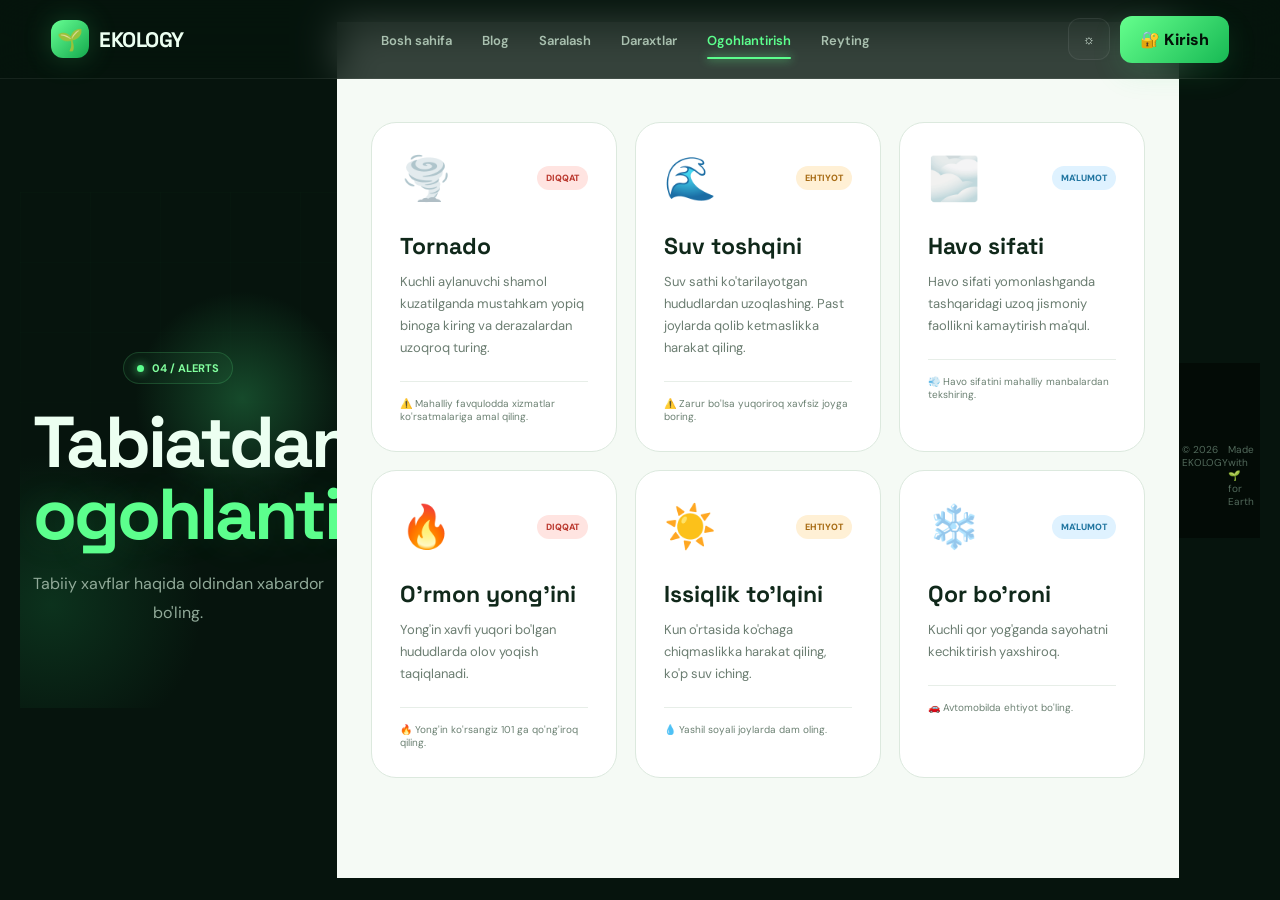
<file: alerts.html>
<!DOCTYPE html>
<html lang="uz">
<head>
<meta charset="UTF-8">
<meta name="viewport" content="width=device-width, initial-scale=1.0">
<title>Ogohlantirishlar — EKOLOGY</title>
<link rel="stylesheet" href="style.css">
<link rel="stylesheet" href="auth.css">
<style>
.alert-section{ background:#f5faf5; color:#10281a; }
.alert-grid{ display:grid; grid-template-columns:repeat(3,1fr); gap:18px; }
.alert-card{
  min-height:260px; padding:28px;
  border-radius:25px; background:#fff;
  border:1px solid #dce9de; transition:.4s;
}
.alert-card:hover{ transform:translateY(-8px); box-shadow:0 20px 50px #214c2a14; }
.alert-top{ display:flex; justify-content:space-between; align-items:center; margin-bottom:25px; }
.alert-icon{ font-size:42px; }
.status{ font-size:9px; padding:6px 9px; border-radius:30px; font-weight:800; }
.red{ background:#ffe4e1; color:#bb392f; }
.orange{ background:#fff0d5; color:#a86c15; }
.blue{ background:#dff2ff; color:#2075a0; }
.alert-card h3{ font-family:"Space Grotesk"; font-size:23px; margin-bottom:10px; }
.alert-card p{ color:#6b7d71; font-size:13px; line-height:1.7; }
.alert-footer{ margin-top:22px; padding-top:15px; border-top:1px solid #e7eee8; color:#6c8173; font-size:10px; }
@media(max-width:900px){ .alert-grid{ grid-template-columns:1fr; } }
</style>
</head>
<body>

<header>
  <div class="container nav">
    <a href="index.html" class="logo">
      <div class="logo-icon">🌱</div>
      EKOLOGY
    </a>
    <ul class="nav-links">
      <li><a href="index.html">Bosh sahifa</a></li>
      <li><a href="blog.html">Blog</a></li>
      <li><a href="sorting.html">Saralash</a></li>
      <li><a href="trees.html">Daraxtlar</a></li>
      <li><a href="alerts.html">Ogohlantirish</a></li>
      <li><a href="leaderboard.html">Reyting</a></li>
    </ul>
    <div class="nav-right">
      <button class="icon-btn" id="themeBtn">☼</button>
      <div id="userMenu" style="display:none;position:relative;">
        <button class="icon-btn" id="userBtn" style="display:flex;align-items:center;gap:8px;padding:0 14px;width:auto;">
          <span id="userAvatar" style="width:28px;height:28px;border-radius:50%;background:linear-gradient(135deg,#18b957,#5cff8d);display:grid;place-items:center;color:#031108;font-weight:800;font-size:13px;">U</span>
          <span id="userName" style="font-size:13px;font-weight:600;">Foydalanuvchi</span>
        </button>
        <div id="userDropdown" style="display:none;position:absolute;top:55px;right:0;background:#0d2819;border:1px solid #ffffff12;border-radius:14px;padding:10px;min-width:220px;box-shadow:0 20px 50px #0008;z-index:100;">
          <div style="padding:10px 15px;border-bottom:1px solid #ffffff0d;margin-bottom:5px;">
            <div style="font-size:13px;font-weight:700;" id="dropdownName">Foydalanuvchi</div>
            <div style="font-size:11px;color:#718a79;" id="dropdownEmail">email@example.com</div>
          </div>
          <a href="trees.html" class="dropdown-item">🌳 Daraxt ekish</a>
          <a href="leaderboard.html" class="dropdown-item">🏆 Reyting</a>
          <a href="blog.html" class="dropdown-item">📖 Blog</a>
          <div style="height:1px;background:#ffffff0d;margin:5px 0;"></div>
          <button id="logoutBtn" class="dropdown-logout">🚪 Chiqish</button>
        </div>
      </div>
      <a href="login.html" class="primary" id="loginLink" style="text-decoration:none;display:inline-block;">🔐 Kirish</a>
      <button class="menu-toggle" id="menuToggle">☰</button>
    </div>
  </div>
</header>

<section class="page-hero">
  <div class="grid-bg"></div>
  <div class="container page-hero-content">
    <div class="badge"><i></i>04 / ALERTS</div>
    <h1>Tabiatdan <span>ogohlantirish</span></h1>
    <p>Tabiiy xavflar haqida oldindan xabardor bo'ling.</p>
  </div>
</section>

<section class="section alert-section">
  <div class="container">
    <div class="alert-grid">
      <article class="alert-card reveal">
        <div class="alert-top">
          <div class="alert-icon">🌪️</div>
          <span class="status red">DIQQAT</span>
        </div>
        <h3>Tornado</h3>
        <p>Kuchli aylanuvchi shamol kuzatilganda mustahkam yopiq binoga kiring va derazalardan uzoqroq turing.</p>
        <div class="alert-footer">⚠️ Mahalliy favqulodda xizmatlar ko'rsatmalariga amal qiling.</div>
      </article>

      <article class="alert-card reveal">
        <div class="alert-top">
          <div class="alert-icon">🌊</div>
          <span class="status orange">EHTIYOT</span>
        </div>
        <h3>Suv toshqini</h3>
        <p>Suv sathi ko'tarilayotgan hududlardan uzoqlashing. Past joylarda qolib ketmaslikka harakat qiling.</p>
        <div class="alert-footer">⚠️ Zarur bo'lsa yuqoriroq xavfsiz joyga boring.</div>
      </article>

      <article class="alert-card reveal">
        <div class="alert-top">
          <div class="alert-icon">🌫️</div>
          <span class="status blue">MA'LUMOT</span>
        </div>
        <h3>Havo sifati</h3>
        <p>Havo sifati yomonlashganda tashqaridagi uzoq jismoniy faollikni kamaytirish ma'qul.</p>
        <div class="alert-footer">💨 Havo sifatini mahalliy manbalardan tekshiring.</div>
      </article>

      <article class="alert-card reveal">
        <div class="alert-top">
          <div class="alert-icon">🔥</div>
          <span class="status red">DIQQAT</span>
        </div>
        <h3>O'rmon yong'ini</h3>
        <p>Yong'in xavfi yuqori bo'lgan hududlarda olov yoqish taqiqlanadi.</p>
        <div class="alert-footer">🔥 Yong'in ko'rsangiz 101 ga qo'ng'iroq qiling.</div>
      </article>

      <article class="alert-card reveal">
        <div class="alert-top">
          <div class="alert-icon">☀️</div>
          <span class="status orange">EHTIYOT</span>
        </div>
        <h3>Issiqlik to'lqini</h3>
        <p>Kun o'rtasida ko'chaga chiqmaslikka harakat qiling, ko'p suv iching.</p>
        <div class="alert-footer">💧 Yashil soyali joylarda dam oling.</div>
      </article>

      <article class="alert-card reveal">
        <div class="alert-top">
          <div class="alert-icon">❄️</div>
          <span class="status blue">MA'LUMOT</span>
        </div>
        <h3>Qor bo'roni</h3>
        <p>Kuchli qor yog'ganda sayohatni kechiktirish yaxshiroq.</p>
        <div class="alert-footer">🚗 Avtomobilda ehtiyot bo'ling.</div>
      </article>
    </div>
  </div>
</section>

<footer>
  <div class="container">
    <div class="footer-bottom" style="border:0;margin:0;padding:0;">
      <span>© 2026 EKOLOGY</span>
      <span>Made with 🌱 for Earth</span>
    </div>
  </div>
</footer>

<script src="auth.js"></script>
<script src="script.js"></script>
</body>
</html>
</file>
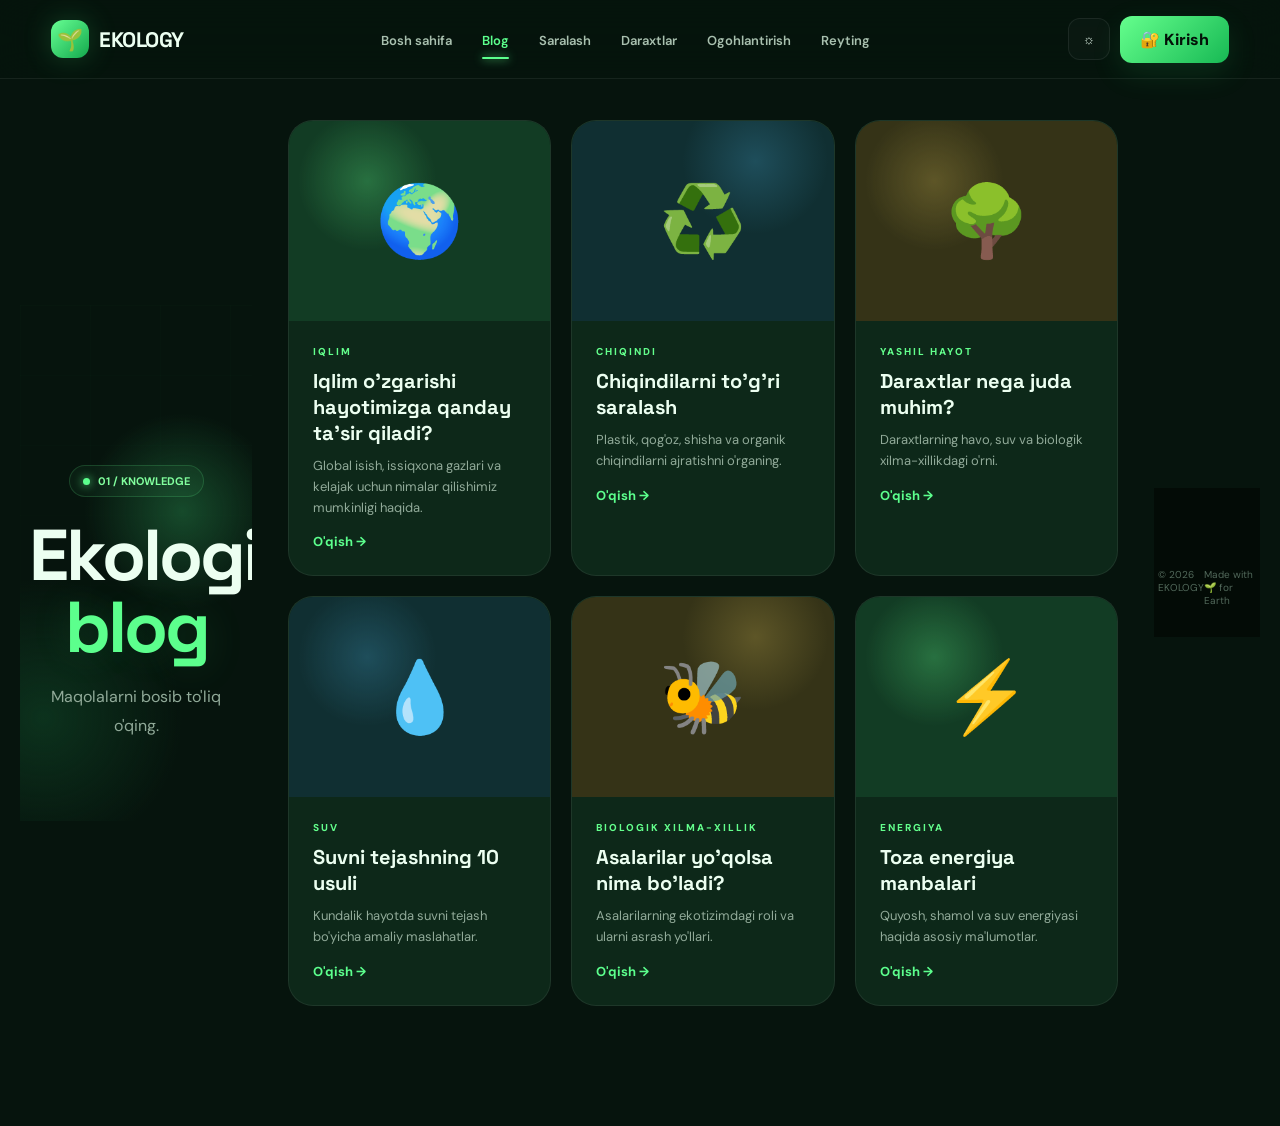
<file: blog.html>
<!DOCTYPE html>
<html lang="uz">
<head>
<meta charset="UTF-8">
<meta name="viewport" content="width=device-width, initial-scale=1.0">
<title>Blog — EKOLOGY</title>
<link rel="stylesheet" href="style.css">
<link rel="stylesheet" href="auth.css">
<style>
.article-modal{
  position:fixed;
  inset:0;
  background:rgba(3,11,6,0.92);
  backdrop-filter:blur(10px);
  z-index:2000;
  display:none;
  justify-content:center;
  align-items:flex-start;
  padding:40px 20px;
  overflow-y:auto;
}
.article-modal.open{ display:flex; animation:fadeIn 0.3s ease; }
@keyframes fadeIn{ from{ opacity:0; } to{ opacity:1; } }
.article-content{
  background:var(--card);
  border:1px solid var(--line);
  border-radius:25px;
  max-width:800px;
  width:100%;
  padding:50px;
  position:relative;
  animation:slideUp 0.4s cubic-bezier(.34,1.56,.64,1);
  margin:auto;
}
@keyframes slideUp{
  from{ transform:translateY(50px); opacity:0; }
  to{ transform:translateY(0); opacity:1; }
}
.article-close{
  position:absolute;
  top:20px; right:20px;
  width:44px; height:44px;
  border-radius:12px;
  border:1px solid var(--line);
  background:#ffffff08;
  color:var(--text);
  font-size:22px;
  cursor:pointer;
  display:grid;
  place-items:center;
}
.article-close:hover{
  background:#ff4444;
  color:#fff;
  border-color:#ff4444;
  transform:rotate(90deg);
}
.article-hero-icon{
  font-size:80px;
  text-align:center;
  margin-bottom:25px;
}
.article-tag{
  display:inline-block;
  padding:6px 14px;
  background:linear-gradient(135deg,#18b957,#5cff8d);
  color:#031108;
  border-radius:20px;
  font-size:11px;
  font-weight:800;
  letter-spacing:2px;
  margin-bottom:15px;
}
.article-title{
  font-family:"Space Grotesk";
  font-size:clamp(28px,4vw,42px);
  line-height:1.2;
  letter-spacing:-1.5px;
  margin-bottom:20px;
}
.article-meta{
  display:flex;
  gap:20px;
  color:var(--muted);
  font-size:13px;
  padding-bottom:25px;
  border-bottom:1px solid var(--line);
  margin-bottom:30px;
  flex-wrap:wrap;
}
.article-body{
  font-size:16px;
  line-height:1.9;
}
.article-body h2{
  font-family:"Space Grotesk";
  font-size:26px;
  margin:35px 0 15px;
  color:#5cff8d;
}
.article-body h3{
  font-family:"Space Grotesk";
  font-size:20px;
  margin:25px 0 12px;
  color:#7CFC00;
}
.article-body p{ margin-bottom:18px; }
.article-body ul, .article-body ol{ margin:15px 0 20px 25px; line-height:1.9; }
.article-body li{ margin-bottom:10px; }
.article-body strong{ color:#5cff8d; font-weight:700; }
.article-body blockquote{
  border-left:4px solid #5cff8d;
  padding:15px 25px;
  margin:25px 0;
  background:#5cff8d08;
  border-radius:0 12px 12px 0;
  font-style:italic;
  color:#a8d8b0;
}
@media(max-width:600px){
  .article-content{ padding:30px 20px; }
  .article-hero-icon{ font-size:60px; }
}
</style>
</head>
<body>

<header>
  <div class="container nav">
    <a href="index.html" class="logo">
      <div class="logo-icon">🌱</div>
      EKOLOGY
    </a>
    <ul class="nav-links">
      <li><a href="index.html">Bosh sahifa</a></li>
      <li><a href="blog.html">Blog</a></li>
      <li><a href="sorting.html">Saralash</a></li>
      <li><a href="trees.html">Daraxtlar</a></li>
      <li><a href="alerts.html">Ogohlantirish</a></li>
      <li><a href="leaderboard.html">Reyting</a></li>
    </ul>
    <div class="nav-right">
      <button class="icon-btn" id="themeBtn">☼</button>
      <div id="userMenu" style="display:none;position:relative;">
        <button class="icon-btn" id="userBtn" style="display:flex;align-items:center;gap:8px;padding:0 14px;width:auto;">
          <span id="userAvatar" style="width:28px;height:28px;border-radius:50%;background:linear-gradient(135deg,#18b957,#5cff8d);display:grid;place-items:center;color:#031108;font-weight:800;font-size:13px;">U</span>
          <span id="userName" style="font-size:13px;font-weight:600;">Foydalanuvchi</span>
        </button>
        <div id="userDropdown" style="display:none;position:absolute;top:55px;right:0;background:#0d2819;border:1px solid #ffffff12;border-radius:14px;padding:10px;min-width:220px;box-shadow:0 20px 50px #0008;z-index:100;">
          <div style="padding:10px 15px;border-bottom:1px solid #ffffff0d;margin-bottom:5px;">
            <div style="font-size:13px;font-weight:700;" id="dropdownName">Foydalanuvchi</div>
            <div style="font-size:11px;color:#718a79;" id="dropdownEmail">email@example.com</div>
          </div>
          <a href="trees.html" class="dropdown-item">🌳 Daraxt ekish</a>
          <a href="leaderboard.html" class="dropdown-item">🏆 Reyting</a>
          <a href="blog.html" class="dropdown-item">📖 Blog</a>
          <div style="height:1px;background:#ffffff0d;margin:5px 0;"></div>
          <button id="logoutBtn" class="dropdown-logout">🚪 Chiqish</button>
        </div>
      </div>
      <a href="login.html" class="primary" id="loginLink" style="text-decoration:none;display:inline-block;">🔐 Kirish</a>
      <button class="menu-toggle" id="menuToggle">☰</button>
    </div>
  </div>
</header>

<section class="page-hero">
  <div class="grid-bg"></div>
  <div class="container page-hero-content">
    <div class="badge"><i></i>01 / KNOWLEDGE</div>
    <h1>Ekologik <span>blog</span></h1>
    <p>Maqolalarni bosib to'liq o'qing.</p>
  </div>
</section>

<section class="section">
  <div class="container">
    <div class="grid-3" id="blogGrid"></div>
  </div>
</section>

<div class="article-modal" id="articleModal">
  <div class="article-content">
    <button class="article-close" id="articleClose">✕</button>
    <div class="article-hero-icon" id="articleIcon">🌍</div>
    <div style="text-align:center;">
      <span class="article-tag" id="articleTag">IQLIM</span>
    </div>
    <h1 class="article-title" id="articleTitle"></h1>
    <div class="article-meta">
      <span>✍️ <span id="articleAuthor"></span></span>
      <span>📅 <span id="articleDate"></span></span>
      <span>⏱️ <span id="articleRead"></span></span>
    </div>
    <div class="article-body" id="articleBody"></div>
  </div>
</div>

<footer>
  <div class="container">
    <div class="footer-bottom" style="border:0;margin:0;padding:0;">
      <span>© 2026 EKOLOGY</span>
      <span>Made with 🌱 for Earth</span>
    </div>
  </div>
</footer>

<script src="auth.js"></script>
<script src="script.js"></script>
<script>
(function(){
const articles = [
  { id:1, icon:"🌍", tag:"IQLIM", title:"Iqlim o'zgarishi hayotimizga qanday ta'sir qiladi?", author:"Aziza Karimova", date:"12.03.2025", read:"5 daqiqa", short:"Global isish, issiqxona gazlari va kelajak uchun nimalar qilishimiz mumkinligi haqida.", color:"radial-gradient(circle at 30% 30%,#63ff8c44,transparent 30%),#123c24",
    body:`<p>Iqlim o'zgarishi — bu <strong>XXI asrning eng katta ekologik muammosi</strong>. So'nggi 100 yil ichida Yer yuzasining o'rtacha harorati <strong>1.1°C</strong> ga ko'tarildi.</p>
    <h2>🌡️ Nima uchun isiyapti?</h2>
    <p>Asosiy sabab — <strong>issiqxona gazlari</strong>. Zavodlar, avtomobillar va elektr stansiyalari atmosferaga karbonat angidrid chiqaradi.</p>
    <blockquote>"Agar biz hozir harakat qilmasak, 2100-yilga kelib harorat 4°C ga ko'tarilishi mumkin."</blockquote>
    <h2>🌊 Oqibatlari</h2>
    <ul><li><strong>Muzliklar erishi</strong></li><li><strong>Dengiz sathining ko'tarilishi</strong></li><li><strong>Ob-havoning buzilishi</strong></li><li><strong>Biologik xilma-xillikning kamayishi</strong></li></ul>
    <h2>✅ Nima qilishimiz mumkin?</h2>
    <ol><li>Toza energiyaga o'tish</li><li>Daraxt ekish</li><li>Transportni optimallashtirish</li><li>Chiqindini kamaytirish</li></ol>
    <h2>🌱 Xulosa</h2><p>Har birimiz kichik qadamlar bilan katta o'zgarish qilishimiz mumkin.</p>` },
  { id:2, icon:"♻️", tag:"CHIQINDI", title:"Chiqindilarni to'g'ri saralash", author:"Bekzod Rahimov", date:"08.03.2025", read:"4 daqiqa", short:"Plastik, qog'oz, shisha va organik chiqindilarni ajratishni o'rganing.", color:"radial-gradient(circle at 70% 20%,#58c9ff33,transparent 30%),#102f32",
    body:`<p>Har yili dunyo bo'yicha <strong>2 milliard tonnadan ortiq</strong> maishiy chiqindi hosil bo'ladi.</p>
    <h2>🗑️ Chiqindi turlari</h2><h3>📦 Qog'oz</h3><p>Gazeta, jurnal, karton</p><h3>🥤 Plastik</h3><p>PET butilkalar, idishlar</p><h3>🍾 Shisha</h3><p>Butilkalar, bankalar</p><h3>🍎 Organik</h3><p>Meva-sabzavot qoldiqlari</p>
    <blockquote>"To'g'ri saralangan chiqindi — bu chiqindi emas, balki xom ashyo."</blockquote>` },
  { id:3, icon:"🌳", tag:"YASHIL HAYOT", title:"Daraxtlar nega juda muhim?", author:"Dilnoza Yusupova", date:"05.03.2025", read:"6 daqiqa", short:"Daraxtlarning havo, suv va biologik xilma-xillikdagi o'rni.", color:"radial-gradient(circle at 30% 30%,#ffe06733,transparent 30%),#353317",
    body:`<p>Bir daraxt yiliga <strong>20 kg CO₂</strong> ni yutadi va <strong>100 kg kislorod</strong> ishlab chiqaradi.</p>
    <h2>🌬️ Havoni tozalash</h2><p>Daraxtlar barglari orqali havoni filtrlaydi.</p>
    <h2>💧 Suv aylanishi</h2><p>Bitta katta daraxt kuniga <strong>400 litrgacha suv</strong> bug'lanadi.</p>
    <h2>🐦 Biologik xilma-xillik</h2><p>Bitta daraxt <strong>100 dan ortiq</strong> turdagi hayvonlar uchun uy.</p>` },
  { id:4, icon:"💧", tag:"SUV", title:"Suvni tejashning 10 usuli", author:"Sardor Toshmatov", date:"01.03.2025", read:"4 daqiqa", short:"Kundalik hayotda suvni tejash bo'yicha amaliy maslahatlar.", color:"radial-gradient(circle at 30% 30%,#58c9ff33,transparent 30%),#102f32",
    body:`<p>Yer yuzasining <strong>71%</strong> suv, lekin faqat <strong>3%</strong> chuchuk suv.</p>
    <h2>💡 10 ta usul</h2><ol><li>Tish yuvganda jo'mrakni yoping</li><li>Dushda qisqa turing</li><li>Sisternani tejamkor qiling</li><li>Idishlarni yig'ib yuving</li><li>Kir mashinasini to'ldiring</li><li>Oqayotgan jo'mrakni tuzating</li><li>Yomg'ir suvini yig'ing</li><li>Mashinani chelakda yuving</li><li>Sabzavotlarni idishda yuving</li><li>Bolalarga o'rgating</li></ol>` },
  { id:5, icon:"🐝", tag:"BIOLOGIK XILMA-XILLIK", title:"Asalarilar yo'qolsa nima bo'ladi?", author:"Malika Abdullayeva", date:"25.02.2025", read:"5 daqiqa", short:"Asalarilarning ekotizimdagi roli va ularni asrash yo'llari.", color:"radial-gradient(circle at 70% 20%,#ffe06733,transparent 30%),#353317",
    body:`<p>Dunyo bo'yicha oziq-ovqatning <strong>1/3 qismi</strong> asalarilarga bog'liq.</p>
    <h2>🌸 Nima qiladilar?</h2><p>Asalarilar <strong>changlatish</strong> jarayonini amalga oshiradi.</p>
    <h2>⚠️ Nima uchun yo'qolmoqda?</h2><ol><li>Pestitsidlar</li><li>Yashash joyining yo'qolishi</li><li>Iqlim o'zgarishi</li><li>Kasalliklar</li></ol>
    <blockquote>"Asalarilar yo'qolsa, insoniyat 4 yil ichida yo'q bo'ladi." — Albert Einstein</blockquote>` },
  { id:6, icon:"⚡", tag:"ENERGIYA", title:"Toza energiya manbalari", author:"Jasur Nematov", date:"20.02.2025", read:"5 daqiqa", short:"Quyosh, shamol va suv energiyasi haqida asosiy ma'lumotlar.", color:"radial-gradient(circle at 30% 30%,#63ff8c44,transparent 30%),#123c24",
    body:`<p>Toza energiya — bu kelajak.</p>
    <h2>☀️ Quyosh energiyasi</h2><p>Eng katta energiya manbai.</p>
    <h2>💨 Shamol energiyasi</h2><p><strong>1 MW</strong> turbina <strong>350 uy</strong>ni ta'minlaydi.</p>
    <h2>💧 Suv energiyasi</h2><p>Dunyo elektrning <strong>16%</strong> GES'lardan.</p>
    <h2>📊 O'zbekistonda</h2><p><strong>300+ quyoshli kun</strong> yiliga.</p>` }
];

const blogGrid = document.getElementById('blogGrid');
let html = '';
articles.forEach(a => {
  html += '<article class="card reveal" data-id="' + a.id + '">'
    + '<div class="card-image" style="background:' + a.color + ';">' + a.icon + '</div>'
    + '<div class="card-body">'
    + '<div class="card-tag">' + a.tag + '</div>'
    + '<h3>' + a.title + '</h3>'
    + '<p>' + a.short + '</p>'
    + '<span class="read-more">O\'qish →</span>'
    + '</div></article>';
});
blogGrid.innerHTML = html;

const modal = document.getElementById('articleModal');
document.querySelectorAll('.card').forEach(card => {
  card.addEventListener('click', function(){
    const id = parseInt(this.dataset.id);
    const a = articles.find(x => x.id === id);
    if(!a) return;
    document.getElementById('articleIcon').textContent = a.icon;
    document.getElementById('articleTag').textContent = a.tag;
    document.getElementById('articleTitle').textContent = a.title;
    document.getElementById('articleAuthor').textContent = a.author;
    document.getElementById('articleDate').textContent = a.date;
    document.getElementById('articleRead').textContent = a.read;
    document.getElementById('articleBody').innerHTML = a.body;
    modal.classList.add('open');
    document.body.style.overflow = 'hidden';
  });
});

document.getElementById('articleClose').addEventListener('click', () => {
  modal.classList.remove('open');
  document.body.style.overflow = '';
});

modal.addEventListener('click', e => {
  if(e.target === modal){
    modal.classList.remove('open');
    document.body.style.overflow = '';
  }
});

document.addEventListener('keydown', e => {
  if(e.key === 'Escape' && modal.classList.contains('open')){
    modal.classList.remove('open');
    document.body.style.overflow = '';
  }
});

setTimeout(() => {
  document.querySelectorAll('.reveal').forEach(el => el.classList.add('show'));
}, 100);
})();
</script>
</body>
</html>
</file>
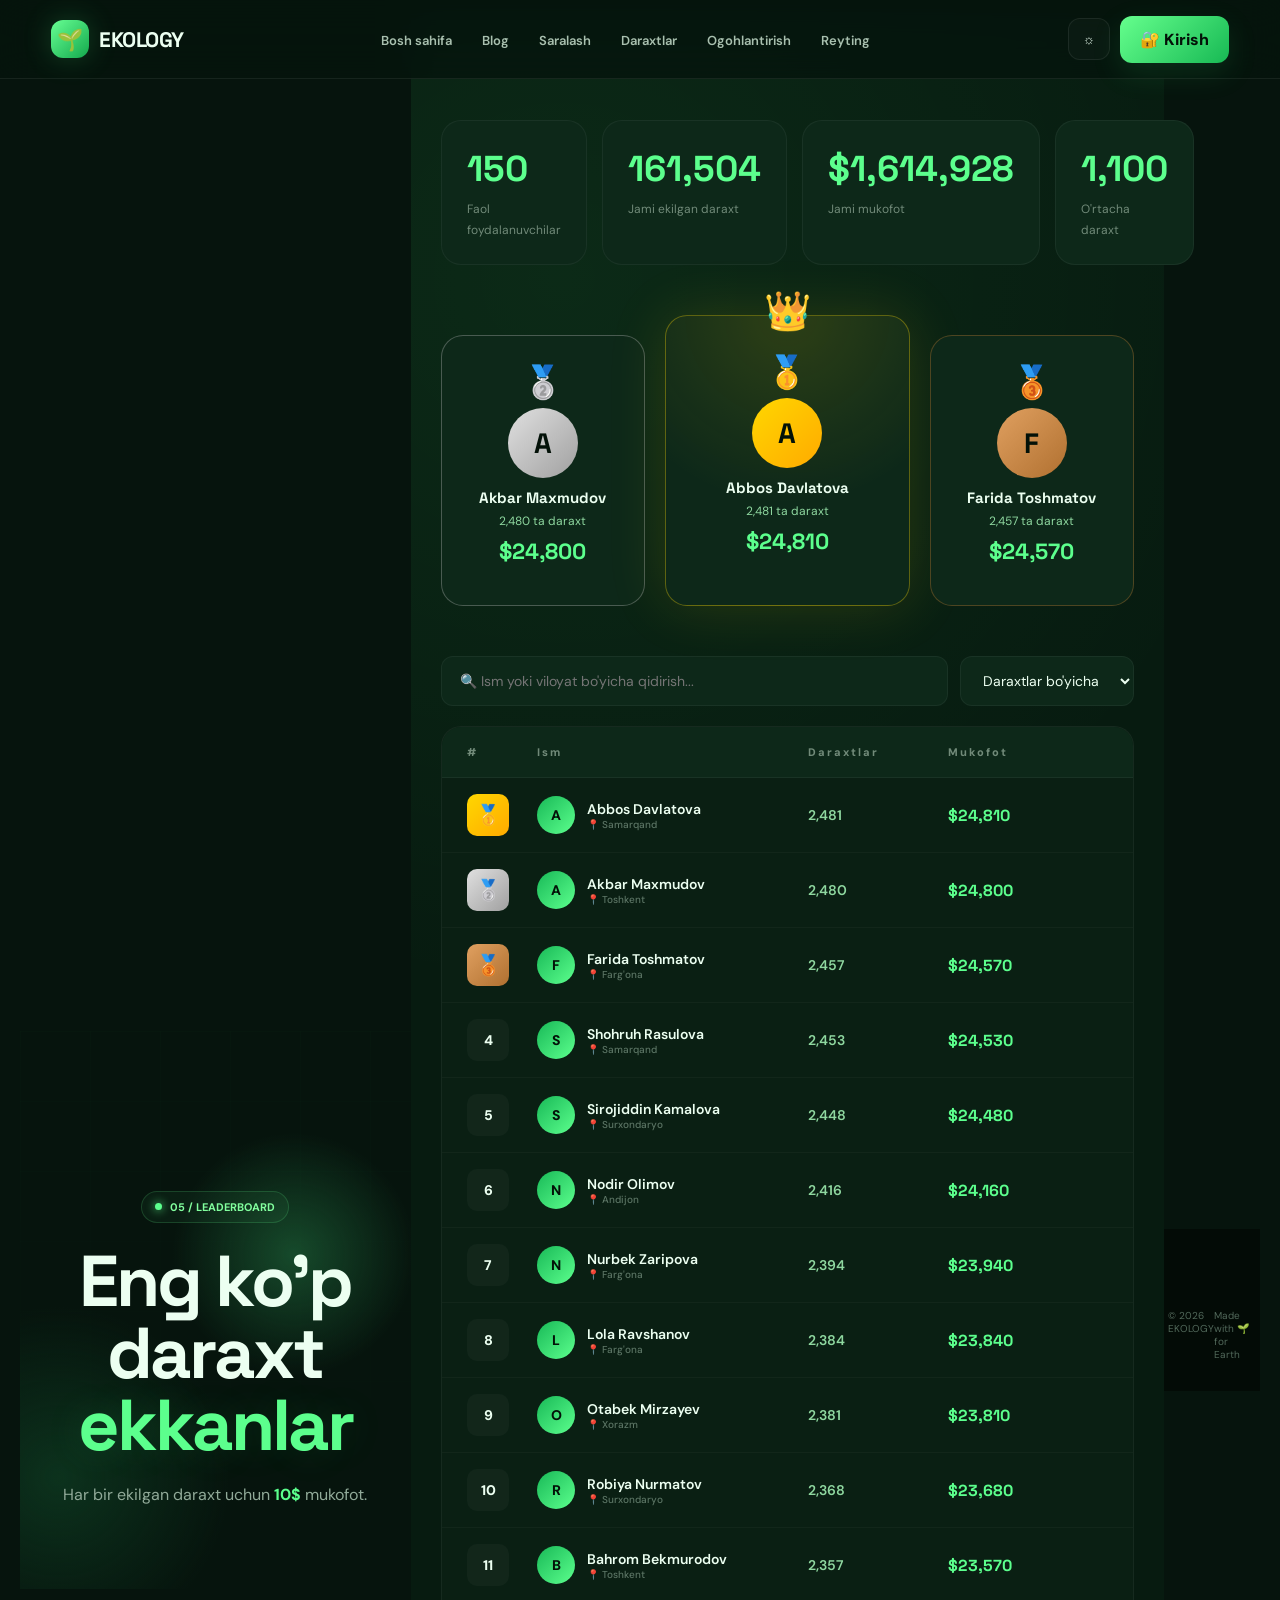
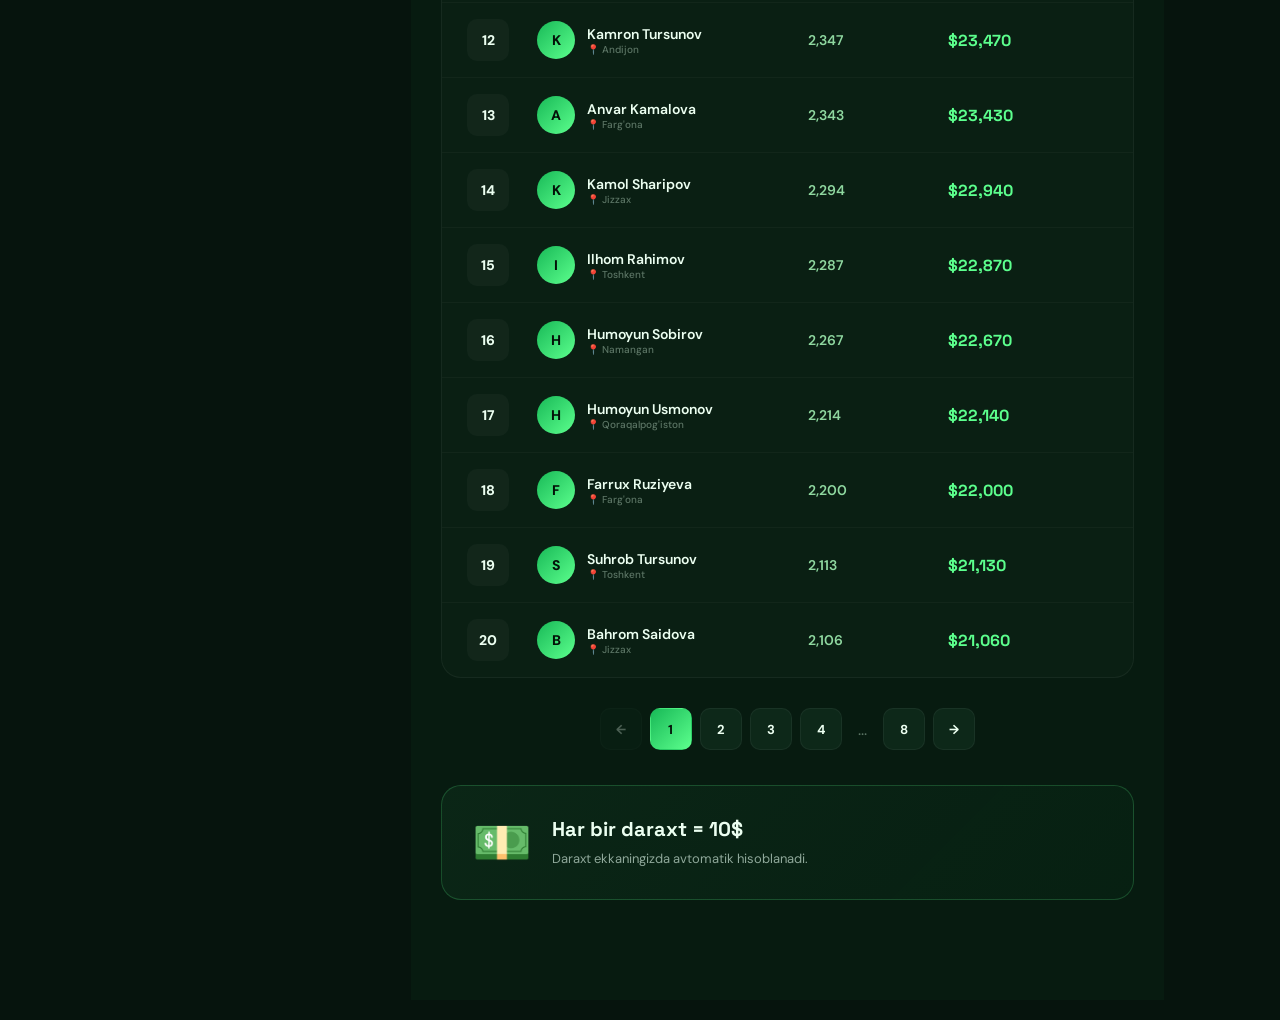
<file: contact.html>
<!DOCTYPE html>
<html lang="uz">
<head>
<meta charset="UTF-8">
<meta name="viewport" content="width=device-width, initial-scale=1.0">
<title>Reyting — EKOLOGY</title>
<link rel="stylesheet" href="style.css">
<link rel="stylesheet" href="auth.css">
<style>
.leaderboard-section{
  background:radial-gradient(circle at 20% 10%,#4dff7a11,transparent 30%),#071b10;
}
.lb-stats{
  display:grid; grid-template-columns:repeat(4,1fr);
  gap:15px; margin-bottom:50px;
}
.lb-stat{
  padding:25px; background:#0d2819;
  border:1px solid #ffffff0d; border-radius:20px;
  transition:.3s;
}
.lb-stat:hover{ border-color:#5cff8d44; transform:translateY(-5px); }
.lb-stat strong{
  display:block; font-family:"Space Grotesk";
  font-size:36px; color:#5cff8d; margin-bottom:5px;
}
.lb-stat span{ color:#718a79; font-size:12px; }
.podium{
  display:grid; grid-template-columns:1fr 1.2fr 1fr;
  gap:20px; align-items:end; margin-bottom:50px;
}
.podium-item{
  background:#0d2819; border:1px solid #ffffff0d;
  border-radius:22px; padding:25px 20px;
  text-align:center; position:relative; transition:.4s;
}
.podium-item:hover{
  transform:translateY(-8px);
  border-color:#5cff8d44;
}
.podium-item.first{
  padding:35px 20px;
  background:radial-gradient(circle at 50% 0%,#ffd70022,transparent 60%),#0d2819;
  border-color:#ffd70055;
  box-shadow:0 0 60px #ffd70022;
}
.podium-item.second{ border-color:#c0c0c055; }
.podium-item.third{ border-color:#cd7f3255; }
.crown{
  position:absolute; top:-30px; left:50%;
  transform:translateX(-50%);
  font-size:38px;
  animation:crownFloat 2s ease-in-out infinite;
}
@keyframes crownFloat{ 50%{ transform:translateX(-50%) translateY(-8px); } }
.podium-avatar{
  width:70px; height:70px; border-radius:50%;
  display:grid; place-items:center;
  margin:0 auto 10px;
  font-family:"Space Grotesk";
  font-size:28px; font-weight:800;
  color:#031108;
  background:linear-gradient(135deg,#18b957,#5cff8d);
}
.podium-item.first .podium-avatar{
  background:linear-gradient(135deg,#ffd700,#ffaa00);
}
.podium-item.second .podium-avatar{
  background:linear-gradient(135deg,#e0e0e0,#a0a0a0);
}
.podium-item.third .podium-avatar{
  background:linear-gradient(135deg,#e0a060,#b07030);
}
.podium-name{
  font-family:"Space Grotesk";
  font-size:15px; font-weight:700;
  margin-bottom:6px;
}
.podium-count{ color:#8fd8a0; font-size:12px; margin-bottom:8px; }
.podium-prize{
  font-family:"Space Grotesk";
  font-size:22px; font-weight:800;
  color:#5cff8d; margin-bottom:15px;
}
.podium-medal{ font-size:32px; margin-bottom:5px; }
.lb-controls{ display:flex; gap:12px; margin-bottom:20px; flex-wrap:wrap; }
.lb-search{
  flex:1; min-width:250px;
  padding:14px 18px;
  background:#0d2819;
  border:1px solid #ffffff0d;
  border-radius:12px;
  color:var(--text); font-family:inherit;
  font-size:14px; outline:none;
}
.lb-search:focus{ border-color:#5cff8d; }
.lb-filter{
  padding:14px 18px;
  background:#0d2819;
  border:1px solid #ffffff0d;
  border-radius:12px;
  color:var(--text); font-family:inherit;
  font-size:14px; cursor:pointer;
}
.leaderboard-table{
  border:1px solid #ffffff0d;
  border-radius:20px; overflow:hidden;
  background:#0a1f13;
}
.lb-header{
  display:grid;
  grid-template-columns:70px 1fr 140px 160px;
  padding:18px 25px;
  background:#0d2819;
  color:#718a79; font-size:11px;
  letter-spacing:2px; font-weight:800;
  border-bottom:1px solid #ffffff0d;
}
.lb-row{
  display:grid;
  grid-template-columns:70px 1fr 140px 160px;
  padding:16px 25px;
  align-items:center;
  border-bottom:1px solid #ffffff08;
  transition:.3s;
}
.lb-row:hover{ background:#ffffff05; }
.lb-row:last-child{ border-bottom:0; }
.lb-rank{
  width:42px; height:42px;
  display:grid; place-items:center;
  border-radius:10px;
  background:#ffffff08;
  font-weight:800; font-size:14px;
}
.lb-rank.gold{
  background:linear-gradient(135deg,#ffd700,#ffaa00);
  color:#031108; font-size:20px;
}
.lb-rank.silver{
  background:linear-gradient(135deg,#e0e0e0,#a0a0a0);
  color:#031108; font-size:20px;
}
.lb-rank.bronze{
  background:linear-gradient(135deg,#e0a060,#b07030);
  color:#031108; font-size:20px;
}
.lb-name{
  display:flex; align-items:center;
  gap:12px; font-weight:600; font-size:14px;
}
.lb-avatar{
  width:38px; height:38px;
  border-radius:50%;
  display:grid; place-items:center;
  background:linear-gradient(135deg,#18b957,#5cff8d);
  color:#031108; font-weight:800;
  font-size:14px; flex-shrink:0;
}
.lb-name-text{ display:flex; flex-direction:column; }
.lb-name-text small{ color:#5c7565; font-size:10px; font-weight:500; }
.lb-count{ color:#8fd8a0; font-size:14px; font-weight:600; }
.lb-prize{
  font-family:"Space Grotesk";
  font-weight:800; color:#5cff8d; font-size:16px;
}
.pagination{
  display:flex; justify-content:center;
  align-items:center; gap:8px;
  margin-top:30px; flex-wrap:wrap;
}
.page-btn{
  min-width:42px; height:42px;
  padding:0 14px;
  border-radius:10px;
  border:1px solid #ffffff0d;
  background:#0d2819;
  color:var(--text);
  font-family:inherit;
  font-weight:700; font-size:13px;
  cursor:pointer; transition:.3s;
}
.page-btn:hover:not(:disabled){
  border-color:#5cff8d; color:#5cff8d;
}
.page-btn.active{
  background:linear-gradient(135deg,#18b957,#5cff8d);
  color:#031108; border-color:transparent;
}
.page-btn:disabled{ opacity:0.3; cursor:not-allowed; }
.reward-info{
  display:flex; align-items:center;
  gap:20px; margin-top:35px;
  padding:25px 30px;
  background:linear-gradient(135deg,#5cff8d0d,#18b95708);
  border:1px solid #5cff8d33;
  border-radius:20px;
}
.reward-icon{ font-size:48px; }
.reward-text strong{
  display:block; font-family:"Space Grotesk";
  font-size:20px; margin-bottom:5px;
}
.reward-text span{ color:#8fa89a; font-size:13px; line-height:1.6; }
@media(max-width:900px){
  .lb-stats{ grid-template-columns:1fr 1fr; }
  .podium{ grid-template-columns:1fr; }
  .podium-item.first{ order:-1; }
  .lb-header{ grid-template-columns:60px 1fr 100px; font-size:10px; }
  .lb-row{ grid-template-columns:60px 1fr 100px; }
  .lb-prize{ display:none; }
  .lb-header div:nth-child(4){ display:none; }
}
@media(max-width:600px){
  .lb-stats{ grid-template-columns:1fr; }
  .lb-header{ grid-template-columns:50px 1fr; }
  .lb-row{ grid-template-columns:50px 1fr; }
  .lb-count{ display:none; }
  .lb-header div:nth-child(3){ display:none; }
  .reward-info{ flex-direction:column; text-align:center; }
}
</style>
</head>
<body>

<header>
  <div class="container nav">
    <a href="index.html" class="logo">
      <div class="logo-icon">🌱</div>
      EKOLOGY
    </a>
    <ul class="nav-links">
      <li><a href="index.html">Bosh sahifa</a></li>
      <li><a href="blog.html">Blog</a></li>
      <li><a href="sorting.html">Saralash</a></li>
      <li><a href="trees.html">Daraxtlar</a></li>
      <li><a href="alerts.html">Ogohlantirish</a></li>
      <li><a href="leaderboard.html">Reyting</a></li>
    </ul>
    <div class="nav-right">
      <button class="icon-btn" id="themeBtn">☼</button>
      <div id="userMenu" style="display:none;position:relative;">
        <button class="icon-btn" id="userBtn" style="display:flex;align-items:center;gap:8px;padding:0 14px;width:auto;">
          <span id="userAvatar" style="width:28px;height:28px;border-radius:50%;background:linear-gradient(135deg,#18b957,#5cff8d);display:grid;place-items:center;color:#031108;font-weight:800;font-size:13px;">U</span>
          <span id="userName" style="font-size:13px;font-weight:600;">Foydalanuvchi</span>
        </button>
        <div id="userDropdown" style="display:none;position:absolute;top:55px;right:0;background:#0d2819;border:1px solid #ffffff12;border-radius:14px;padding:10px;min-width:220px;box-shadow:0 20px 50px #0008;z-index:100;">
          <div style="padding:10px 15px;border-bottom:1px solid #ffffff0d;margin-bottom:5px;">
            <div style="font-size:13px;font-weight:700;" id="dropdownName">Foydalanuvchi</div>
            <div style="font-size:11px;color:#718a79;" id="dropdownEmail">email@example.com</div>
          </div>
          <a href="trees.html" class="dropdown-item">🌳 Daraxt ekish</a>
          <a href="leaderboard.html" class="dropdown-item">🏆 Reyting</a>
          <a href="blog.html" class="dropdown-item">📖 Blog</a>
          <div style="height:1px;background:#ffffff0d;margin:5px 0;"></div>
          <button id="logoutBtn" class="dropdown-logout">🚪 Chiqish</button>
        </div>
      </div>
      <a href="login.html" class="primary" id="loginLink" style="text-decoration:none;display:inline-block;">🔐 Kirish</a>
      <button class="menu-toggle" id="menuToggle">☰</button>
    </div>
  </div>
</header>

<section class="page-hero">
  <div class="grid-bg"></div>
  <div class="container page-hero-content">
    <div class="badge"><i></i>05 / LEADERBOARD</div>
    <h1>Eng ko'p daraxt <span>ekkanlar</span></h1>
    <p>Har bir ekilgan daraxt uchun <strong style="color:#5cff8d;">10$</strong> mukofot.</p>
  </div>
</section>

<section class="section leaderboard-section">
  <div class="container">
    <div class="lb-stats reveal">
      <div class="lb-stat"><strong id="statUsers">0</strong><span>Faol foydalanuvchilar</span></div>
      <div class="lb-stat"><strong id="statTrees">0</strong><span>Jami ekilgan daraxt</span></div>
      <div class="lb-stat"><strong id="statPrize">$0</strong><span>Jami mukofot</span></div>
      <div class="lb-stat"><strong id="statAvg">0</strong><span>O'rtacha daraxt</span></div>
    </div>

    <div class="podium reveal" id="podium"></div>

    <div class="lb-controls reveal">
      <input type="text" class="lb-search" id="searchInput" placeholder="🔍 Ism yoki viloyat bo'yicha qidirish...">
      <select class="lb-filter" id="sortFilter">
        <option value="trees">Daraxtlar bo'yicha</option>
        <option value="name">Ism bo'yicha</option>
        <option value="prize">Mukofot bo'yicha</option>
      </select>
    </div>

    <div class="leaderboard-table reveal">
      <div class="lb-header">
        <div>#</div>
        <div>Ism</div>
        <div>Daraxtlar</div>
        <div>Mukofot</div>
      </div>
      <div id="lbBody"></div>
    </div>

    <div class="pagination" id="pagination"></div>

    <div class="reward-info reveal">
      <div class="reward-icon">💵</div>
      <div class="reward-text">
        <strong>Har bir daraxt = 10$</strong>
        <span>Daraxt ekkaningizda avtomatik hisoblanadi.</span>
      </div>
    </div>
  </div>
</section>

<footer>
  <div class="container">
    <div class="footer-bottom" style="border:0;margin:0;padding:0;">
      <span>© 2026 EKOLOGY</span>
      <span>Made with 🌱 for Earth</span>
    </div>
  </div>
</footer>

<script src="auth.js"></script>
<script src="script.js"></script>
<script>
(function(){
const firstNames = ["Bekzod","Aziza","Dilnoza","Sardor","Malika","Jasur","Nilufar","Otabek","Zulfiya","Rustam","Gulnora","Shavkat","Madina","Aziz","Kamola","Farrux","Sevara","Ulugbek","Nargiza","Bahodir","Lola","Sherzod","Dildora","Alisher","Munisa","Javohir","Gulbahor","Sanjar","Rayhona","Temur","Shahnoza","Islom","Zilola","Anvar","Dilfuza","Bobur","Maftuna","Akmal","Robiya","Jahongir","Sadoqat","Nodir","Yulduz","Xurshid","Oygul","Suhrob","Nasiba","Davron","Zarina","Elyor","Farida","Murod","Shahzoda","Umid","Fotima","Bahrom","Mohira","Akbar","Umida","Nurbek","Ozoda","Kamron","Nigora","Javlon","Marjona","Islombek","Diyora","Asadbek","Sitora","Jamshid","Ruxshona","Doston","Iroda","Sirojiddin","Zebo","Komil","Nafisa","Humoyun","Xadicha","Ravshan","Gavhar","Sunnat","Oysha","Elbek","Nodira","Shohruh","Laziza","Davlat","Firuza","Kamol","Sabina","Ilhom","Zamira","Bahodir","Gulchehra","Doniyor","Shirin","Azamat","Zulayho","Rahmon","Muborak","Yodgor","Shoira","Xasan","Rano","Tohir","Karima","Vohid","Halima","Abbos","Nazokat"];
const lastNames = ["Rahimov","Karimova","Yusupova","Toshmatov","Abdullayeva","Nematov","Ergasheva","Xolmatov","Saidova","Mirzayev","Rasulova","Qodirov","Ismoilova","Sultonov","Yoldosheva","Axmedov","Nazarova","Tursunov","Xasanova","Olimov","Sobirova","Raximov","Tolipova","Umarov","Islomova","Sharipov","Norova","Xudoyberdiyev","Zaripova","Bekmurodov","Alimova","Maxmudov","Sattorova","Norboyev","Jo'rayeva","Yusupov","Kamalova","Xolov","Davlatova","Saidov","Mamatova","Ergashev","Ruziyeva","Nurmatov","Sobirov","Xolmatova","Usmonov","Nazarov","Berdiyeva","Ravshanov","Tursunova","Mirzayeva","Sattorov","Yunusov"];
const regions = ["Toshkent","Samarqand","Buxoro","Andijon","Farg'ona","Namangan","Qashqadaryo","Surxondaryo","Jizzax","Sirdaryo","Navoiy","Xorazm","Qoraqalpog'iston"];

function random(min, max){ return Math.floor(Math.random() * (max - min + 1)) + min; }
function randomName(){
  return firstNames[random(0, firstNames.length - 1)] + " " + lastNames[random(0, lastNames.length - 1)];
}

function generateUsers(count){
  const users = [];
  const usedNames = new Set();
  for(let i = 0; i < count; i++){
    let name, attempts = 0;
    do { name = randomName(); attempts++; } while(usedNames.has(name) && attempts < 20);
    usedNames.add(name);
    const trees = random(15, 2500);
    users.push({
      id: i + 1, name: name, trees: trees,
      prize: trees * 10,
      region: regions[random(0, regions.length - 1)]
    });
  }
  users.sort((a, b) => b.trees - a.trees);
  users.forEach((u, i) => u.rank = i + 1);
  return users;
}

const allUsers = generateUsers(150);

const totalUsers = allUsers.length;
const totalTrees = allUsers.reduce((s, u) => s + u.trees, 0);
const totalPrize = allUsers.reduce((s, u) => s + u.prize, 0);
const avgTrees = Math.round(totalTrees / totalUsers);

function animateNumber(el, target, prefix, suffix){
  prefix = prefix || ""; suffix = suffix || "";
  let current = 0;
  const step = Math.max(1, Math.ceil(target / 60));
  const timer = setInterval(() => {
    current += step;
    if(current >= target){ current = target; clearInterval(timer); }
    el.textContent = prefix + current.toLocaleString() + suffix;
  }, 25);
}

const statsObserver = new IntersectionObserver(entries => {
  entries.forEach(entry => {
    if(entry.isIntersecting){
      animateNumber(document.getElementById('statUsers'), totalUsers);
      animateNumber(document.getElementById('statTrees'), totalTrees);
      animateNumber(document.getElementById('statPrize'), totalPrize, "$");
      animateNumber(document.getElementById('statAvg'), avgTrees);
      statsObserver.disconnect();
    }
  });
});
statsObserver.observe(document.querySelector('.lb-stats'));

function renderPodium(){
  const podium = document.getElementById('podium');
  const top3 = allUsers.slice(0, 3);
  const order = [top3[1], top3[0], top3[2]];
  const classes = ['second', 'first', 'third'];
  const medals = ['🥈', '🥇', '🥉'];
  const crowns = ['', '<div class="crown">👑</div>', ''];
  let html = '';
  order.forEach((u, i) => {
    html += '<div class="podium-item ' + classes[i] + '">'
      + crowns[i]
      + '<div class="podium-medal">' + medals[i] + '</div>'
      + '<div class="podium-avatar">' + u.name.charAt(0) + '</div>'
      + '<div class="podium-name">' + u.name + '</div>'
      + '<div class="podium-count">' + u.trees.toLocaleString() + ' ta daraxt</div>'
      + '<div class="podium-prize">$' + u.prize.toLocaleString() + '</div>'
      + '</div>';
  });
  podium.innerHTML = html;
}
renderPodium();

let lbPage = 1;
const LB_PER_PAGE = 20;
let lbFiltered = allUsers.slice();
const lbBody = document.getElementById('lbBody');
const pagination = document.getElementById('pagination');

function renderTable(){
  const start = (lbPage - 1) * LB_PER_PAGE;
  const pageUsers = lbFiltered.slice(start, start + LB_PER_PAGE);
  let html = '';
  pageUsers.forEach(u => {
    let rankClass = '', rankContent = u.rank;
    if(u.rank === 1){ rankClass = 'gold'; rankContent = '🥇'; }
    else if(u.rank === 2){ rankClass = 'silver'; rankContent = '🥈'; }
    else if(u.rank === 3){ rankClass = 'bronze'; rankContent = '🥉'; }
    html += '<div class="lb-row">'
      + '<div class="lb-rank ' + rankClass + '">' + rankContent + '</div>'
      + '<div class="lb-name">'
      + '<div class="lb-avatar">' + u.name.charAt(0) + '</div>'
      + '<div class="lb-name-text"><span>' + u.name + '</span><small>📍 ' + u.region + '</small></div>'
      + '</div>'
      + '<div class="lb-count">' + u.trees.toLocaleString() + '</div>'
      + '<div class="lb-prize">$' + u.prize.toLocaleString() + '</div>'
      + '</div>';
  });
  lbBody.innerHTML = html;
}

function renderPagination(){
  const totalPages = Math.ceil(lbFiltered.length / LB_PER_PAGE);
  pagination.innerHTML = '';

  const prev = document.createElement('button');
  prev.className = 'page-btn';
  prev.textContent = '←';
  prev.disabled = lbPage === 1;
  prev.onclick = () => { lbPage--; renderTable(); renderPagination(); };
  pagination.appendChild(prev);

  const pages = [];
  if(totalPages <= 5){
    for(let i = 1; i <= totalPages; i++) pages.push(i);
  } else {
    pages.push(1);
    let start = Math.max(2, lbPage - 1);
    let end = Math.min(totalPages - 1, lbPage + 1);
    if(lbPage <= 3){ start = 2; end = 4; }
    if(lbPage >= totalPages - 2){ start = totalPages - 3; end = totalPages - 1; }
    if(start > 2) pages.push('...');
    for(let i = start; i <= end; i++) pages.push(i);
    if(end < totalPages - 1) pages.push('...');
    pages.push(totalPages);
  }

  pages.forEach(p => {
    if(p === '...'){
      const span = document.createElement('span');
      span.textContent = '...';
      span.style.color = '#5c7565';
      span.style.padding = '0 8px';
      pagination.appendChild(span);
    } else {
      const btn = document.createElement('button');
      btn.className = 'page-btn' + (p === lbPage ? ' active' : '');
      btn.textContent = p;
      btn.onclick = () => { lbPage = p; renderTable(); renderPagination(); };
      pagination.appendChild(btn);
    }
  });

  const next = document.createElement('button');
  next.className = 'page-btn';
  next.textContent = '→';
  next.disabled = lbPage === totalPages;
  next.onclick = () => { lbPage++; renderTable(); renderPagination(); };
  pagination.appendChild(next);
}

renderTable();
renderPagination();

const searchInput = document.getElementById('searchInput');
const sortFilter = document.getElementById('sortFilter');

function applyFilters(){
  const query = searchInput.value.toLowerCase().trim();
  const sortBy = sortFilter.value;
  lbFiltered = allUsers.filter(u =>
    u.name.toLowerCase().indexOf(query) !== -1 ||
    u.region.toLowerCase().indexOf(query) !== -1
  );
  if(sortBy === 'trees') lbFiltered.sort((a, b) => b.trees - a.trees);
  else if(sortBy === 'name') lbFiltered.sort((a, b) => a.name.localeCompare(b.name));
  else if(sortBy === 'prize') lbFiltered.sort((a, b) => b.prize - a.prize);
  lbFiltered.forEach((u, i) => u.rank = i + 1);
  lbPage = 1;
  renderTable();
  renderPagination();
}

searchInput.addEventListener('input', applyFilters);
sortFilter.addEventListener('change', applyFilters);

setTimeout(() => {
  document.querySelectorAll('.reveal').forEach(el => el.classList.add('show'));
}, 100);
})();
</script>
</body>
</html>
</file>
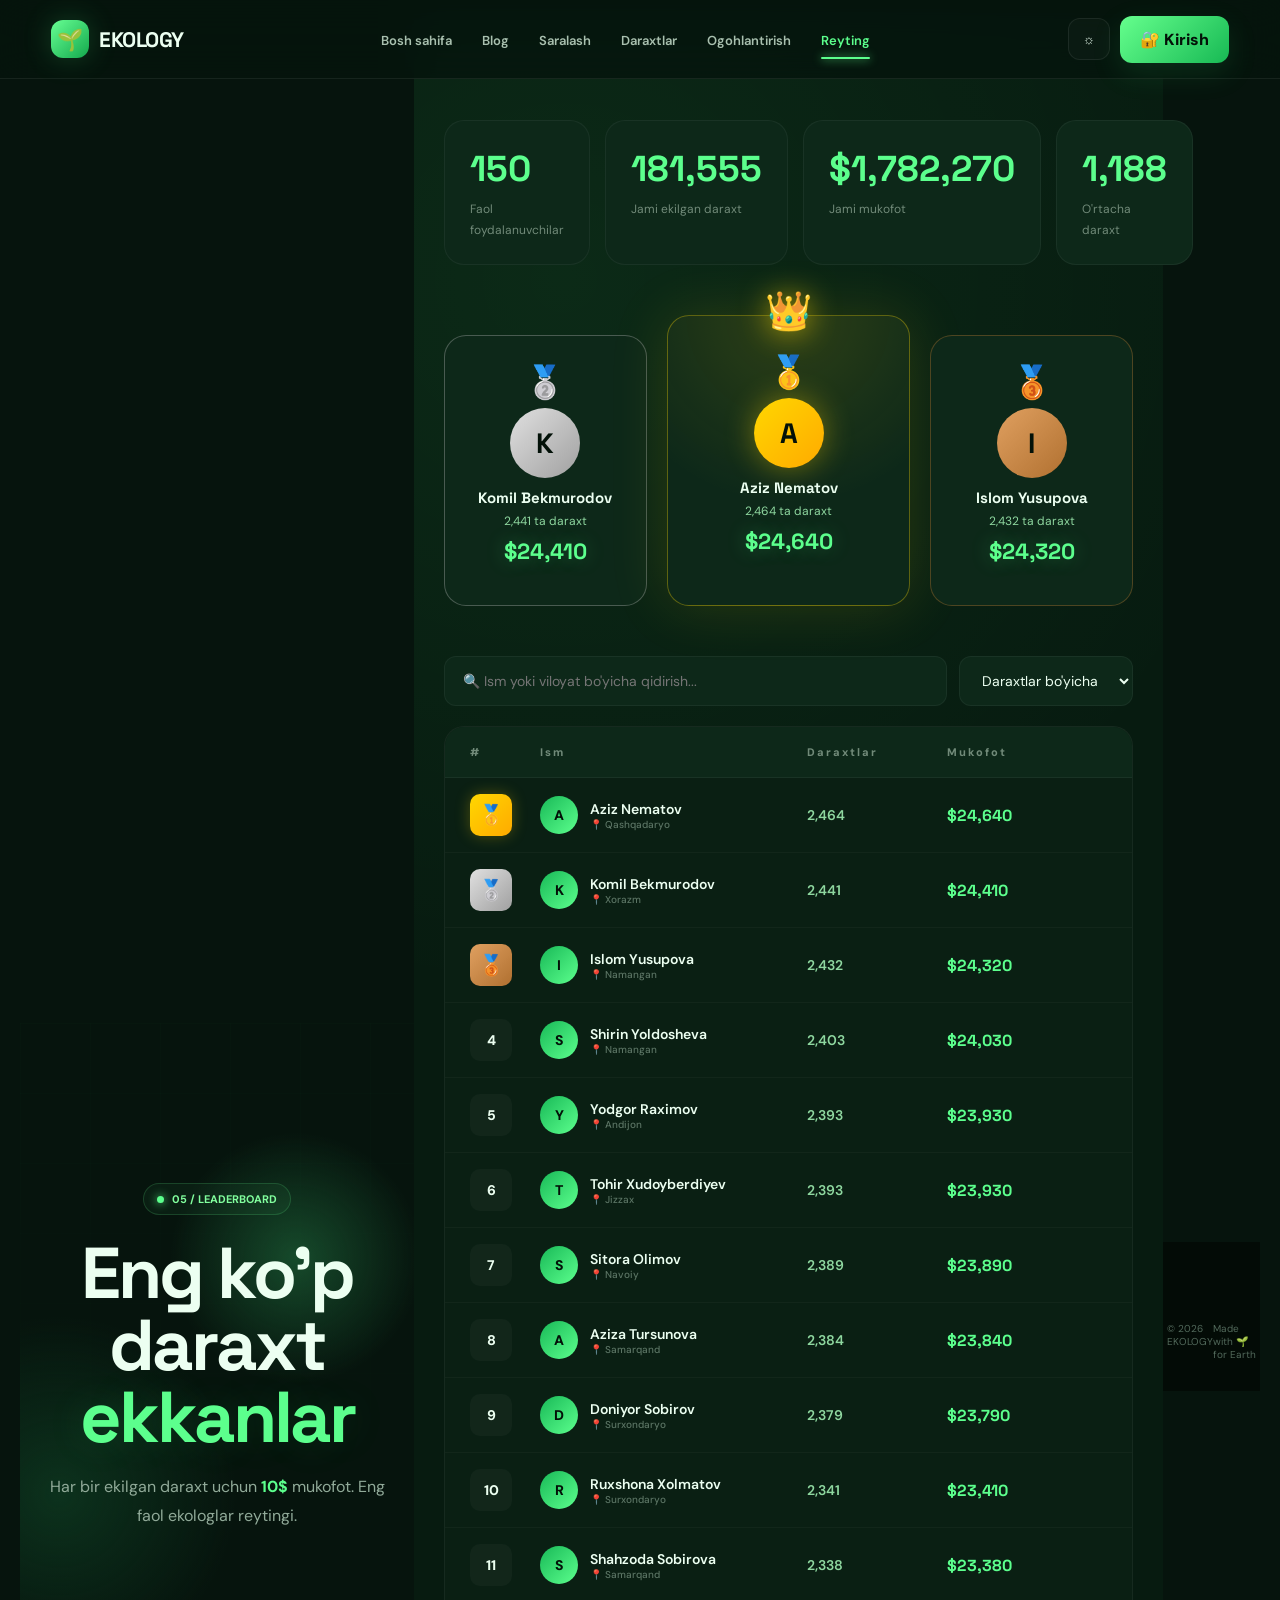
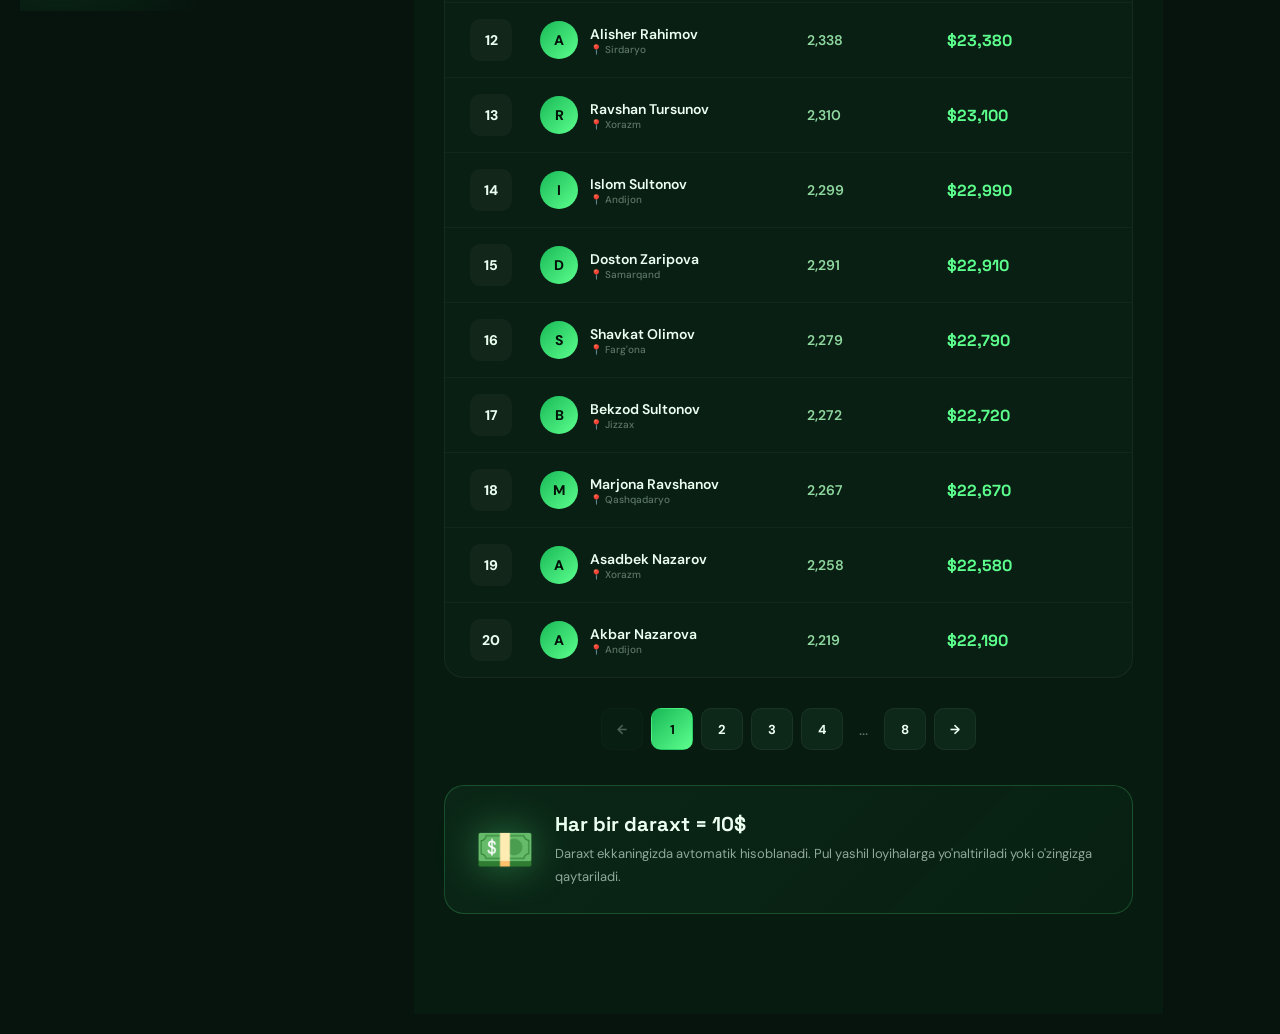
<file: leaderboard.html>
<!DOCTYPE html>
<html lang="uz">
<head>
<meta charset="UTF-8">
<meta name="viewport" content="width=device-width, initial-scale=1.0">
<title>Reyting — EKOLOGY</title>
<link rel="stylesheet" href="style.css">
<style>
.leaderboard-section{
  background:
    radial-gradient(circle at 20% 10%,#4dff7a11,transparent 30%),
    #071b10;
}

/* ===== STATISTIKA ===== */
.lb-stats{
  display:grid;
  grid-template-columns:repeat(4,1fr);
  gap:15px;
  margin-bottom:50px;
}
.lb-stat{
  padding:25px;
  background:#0d2819;
  border:1px solid #ffffff0d;
  border-radius:20px;
  transition:.3s;
}
.lb-stat:hover{
  border-color:#5cff8d44;
  transform:translateY(-5px);
}
.lb-stat strong{
  display:block;
  font-family:"Space Grotesk";
  font-size:36px;
  color:#5cff8d;
  margin-bottom:5px;
}
.lb-stat span{
  color:#718a79;
  font-size:12px;
}

/* ===== PODIUM ===== */
.podium{
  display:grid;
  grid-template-columns:1fr 1.2fr 1fr;
  gap:20px;
  align-items:end;
  margin-bottom:50px;
}
.podium-item{
  background:#0d2819;
  border:1px solid #ffffff0d;
  border-radius:22px;
  padding:25px 20px;
  text-align:center;
  position:relative;
  transition:.4s;
}
.podium-item:hover{
  transform:translateY(-8px);
  border-color:#5cff8d44;
  box-shadow:0 20px 50px #0006;
}
.podium-item.first{
  padding:35px 20px;
  background:
    radial-gradient(circle at 50% 0%,#ffd70022,transparent 60%),
    #0d2819;
  border-color:#ffd70055;
  box-shadow:0 0 60px #ffd70022;
}
.podium-item.second{ border-color:#c0c0c055; }
.podium-item.third{ border-color:#cd7f3255; }
.crown{
  position:absolute;
  top:-30px;
  left:50%;
  transform:translateX(-50%);
  font-size:38px;
  filter:drop-shadow(0 0 15px #ffd700aa);
  animation:crownFloat 2s ease-in-out infinite;
}
@keyframes crownFloat{
  50%{ transform:translateX(-50%) translateY(-8px); }
}
.podium-avatar{
  width:70px;
  height:70px;
  border-radius:50%;
  display:grid;
  place-items:center;
  margin:0 auto 10px;
  font-family:"Space Grotesk";
  font-size:28px;
  font-weight:800;
  color:#031108;
  background:linear-gradient(135deg,#18b957,#5cff8d);
}
.podium-item.first .podium-avatar{
  background:linear-gradient(135deg,#ffd700,#ffaa00);
  box-shadow:0 0 30px #ffd70066;
}
.podium-item.second .podium-avatar{
  background:linear-gradient(135deg,#e0e0e0,#a0a0a0);
}
.podium-item.third .podium-avatar{
  background:linear-gradient(135deg,#e0a060,#b07030);
}
.podium-name{
  font-family:"Space Grotesk";
  font-size:15px;
  font-weight:700;
  margin-bottom:6px;
}
.podium-count{
  color:#8fd8a0;
  font-size:12px;
  margin-bottom:8px;
}
.podium-prize{
  font-family:"Space Grotesk";
  font-size:22px;
  font-weight:800;
  color:#5cff8d;
  text-shadow:0 0 20px #5cff8d44;
  margin-bottom:15px;
}
.podium-medal{
  font-size:32px;
  margin-bottom:5px;
}

/* ===== QIDIRUV ===== */
.lb-controls{
  display:flex;
  gap:12px;
  margin-bottom:20px;
  flex-wrap:wrap;
}
.lb-search{
  flex:1;
  min-width:250px;
  padding:14px 18px;
  background:#0d2819;
  border:1px solid #ffffff0d;
  border-radius:12px;
  color:var(--text);
  font-family:inherit;
  font-size:14px;
  outline:none;
  transition:.3s;
}
.lb-search:focus{
  border-color:#5cff8d;
  box-shadow:0 0 0 3px #5cff8d22;
}
.lb-filter{
  padding:14px 18px;
  background:#0d2819;
  border:1px solid #ffffff0d;
  border-radius:12px;
  color:var(--text);
  font-family:inherit;
  font-size:14px;
  cursor:pointer;
  outline:none;
}
.lb-filter:focus{
  border-color:#5cff8d;
}

/* ===== JADVAL ===== */
.leaderboard-table{
  border:1px solid #ffffff0d;
  border-radius:20px;
  overflow:hidden;
  background:#0a1f13;
}
.lb-header{
  display:grid;
  grid-template-columns:70px 1fr 140px 160px;
  padding:18px 25px;
  background:#0d2819;
  color:#718a79;
  font-size:11px;
  letter-spacing:2px;
  font-weight:800;
  border-bottom:1px solid #ffffff0d;
}
.lb-row{
  display:grid;
  grid-template-columns:70px 1fr 140px 160px;
  padding:16px 25px;
  align-items:center;
  border-bottom:1px solid #ffffff08;
  transition:.3s;
  cursor:pointer;
}
.lb-row:hover{
  background:#ffffff05;
}
.lb-row:last-child{ border-bottom:0; }

.lb-rank{
  width:42px;
  height:42px;
  display:grid;
  place-items:center;
  border-radius:10px;
  background:#ffffff08;
  font-weight:800;
  font-size:14px;
}
.lb-rank.gold{
  background:linear-gradient(135deg,#ffd700,#ffaa00);
  color:#031108;
  font-size:20px;
  box-shadow:0 0 15px #ffd70044;
}
.lb-rank.silver{
  background:linear-gradient(135deg,#e0e0e0,#a0a0a0);
  color:#031108;
  font-size:20px;
}
.lb-rank.bronze{
  background:linear-gradient(135deg,#e0a060,#b07030);
  color:#031108;
  font-size:20px;
}

.lb-name{
  display:flex;
  align-items:center;
  gap:12px;
  font-weight:600;
  font-size:14px;
}
.lb-avatar{
  width:38px;
  height:38px;
  border-radius:50%;
  display:grid;
  place-items:center;
  background:linear-gradient(135deg,#18b957,#5cff8d);
  color:#031108;
  font-weight:800;
  font-size:14px;
  flex-shrink:0;
}
.lb-name-text{
  display:flex;
  flex-direction:column;
}
.lb-name-text small{
  color:#5c7565;
  font-size:10px;
  font-weight:500;
}
.lb-count{
  color:#8fd8a0;
  font-size:14px;
  font-weight:600;
}
.lb-prize{
  font-family:"Space Grotesk";
  font-weight:800;
  color:#5cff8d;
  font-size:16px;
}

/* ===== PAGINATSIYA ===== */
.pagination{
  display:flex;
  justify-content:center;
  align-items:center;
  gap:8px;
  margin-top:30px;
  flex-wrap:wrap;
}
.page-btn{
  min-width:42px;
  height:42px;
  padding:0 14px;
  border-radius:10px;
  border:1px solid #ffffff0d;
  background:#0d2819;
  color:var(--text);
  font-family:inherit;
  font-weight:700;
  font-size:13px;
  cursor:pointer;
  transition:.3s;
}
.page-btn:hover:not(:disabled){
  border-color:#5cff8d;
  color:#5cff8d;
}
.page-btn.active{
  background:linear-gradient(135deg,#18b957,#5cff8d);
  color:#031108;
  border-color:transparent;
}
.page-btn:disabled{
  opacity:0.3;
  cursor:not-allowed;
}

/* ===== MUKOFOT INFO ===== */
.reward-info{
  display:flex;
  align-items:center;
  gap:20px;
  margin-top:35px;
  padding:25px 30px;
  background:linear-gradient(135deg,#5cff8d0d,#18b95708);
  border:1px solid #5cff8d33;
  border-radius:20px;
}
.reward-icon{
  font-size:48px;
  filter:drop-shadow(0 0 20px #5cff8d66);
}
.reward-text strong{
  display:block;
  font-family:"Space Grotesk";
  font-size:20px;
  margin-bottom:5px;
}
.reward-text span{
  color:#8fa89a;
  font-size:13px;
  line-height:1.6;
}

/* ===== RESPONSIVE ===== */
@media(max-width:900px){
  .lb-stats{ grid-template-columns:1fr 1fr; }
  .podium{ grid-template-columns:1fr; }
  .podium-item.first{ order:-1; }
  .lb-header{
    grid-template-columns:60px 1fr 100px;
    font-size:10px;
  }
  .lb-row{ grid-template-columns:60px 1fr 100px; }
  .lb-prize{ display:none; }
  .lb-header div:nth-child(4){ display:none; }
}
@media(max-width:600px){
  .lb-stats{ grid-template-columns:1fr; }
  .lb-header{
    grid-template-columns:50px 1fr;
  }
  .lb-row{ grid-template-columns:50px 1fr; }
  .lb-count{ display:none; }
  .lb-header div:nth-child(3){ display:none; }
  .reward-info{ flex-direction:column; text-align:center; }
  .lb-controls{ flex-direction:column; }
}
</style>
<link rel="stylesheet" href="auth.css">
</head>
<body>

<header>
  <div class="container nav">
    <a href="index.html" class="logo">
      <div class="logo-icon">🌱</div>
      EKOLOGY
    </a>
    <ul class="nav-links">
      <li><a href="index.html">Bosh sahifa</a></li>
      <li><a href="blog.html">Blog</a></li>
      <li><a href="sorting.html">Saralash</a></li>
      <li><a href="trees.html">Daraxtlar</a></li>
      <li><a href="alerts.html">Ogohlantirish</a></li>
      <li><a href="leaderboard.html">Reyting</a></li>
    </ul>
    <div class="nav-right">
      <button class="icon-btn" id="themeBtn">☼</button>

      <!-- FOYDALANUVCHI MENYUSI -->
      <div id="userMenu" style="display:none;position:relative;">
        <button class="icon-btn" id="userBtn" style="display:flex;align-items:center;gap:8px;padding:0 14px;width:auto;">
          <span id="userAvatar" style="width:28px;height:28px;border-radius:50%;background:linear-gradient(135deg,#18b957,#5cff8d);display:grid;place-items:center;color:#031108;font-weight:800;font-size:13px;">U</span>
          <span id="userName" style="font-size:13px;font-weight:600;">Foydalanuvchi</span>
        </button>
        <div id="userDropdown" style="display:none;position:absolute;top:55px;right:0;background:#0d2819;border:1px solid #ffffff12;border-radius:14px;padding:10px;min-width:220px;box-shadow:0 20px 50px #0008;z-index:100;">
          <div style="padding:10px 15px;border-bottom:1px solid #ffffff0d;margin-bottom:5px;">
            <div style="font-size:13px;font-weight:700;" id="dropdownName">Foydalanuvchi</div>
            <div style="font-size:11px;color:#718a79;" id="dropdownEmail">email@example.com</div>
          </div>
          <a href="trees.html" class="dropdown-item">🌳 Daraxt ekish</a>
          <a href="leaderboard.html" class="dropdown-item">🏆 Reyting</a>
          <a href="blog.html" class="dropdown-item">📖 Blog</a>
          <div style="height:1px;background:#ffffff0d;margin:5px 0;"></div>
          <button id="logoutBtn" class="dropdown-logout">🚪 Chiqish</button>
        </div>
      </div>

      <!-- KIRISH TUGMASI -->
      <a href="login.html" class="primary" id="loginLink" style="text-decoration:none;display:inline-block;">
        🔐 Kirish
      </a>

      <button class="menu-toggle" id="menuToggle">☰</button>
    </div>
  </div>
</header>

<section class="page-hero">
  <div class="grid-bg"></div>
  <div class="container page-hero-content">
    <div class="badge"><i></i>05 / LEADERBOARD</div>
    <h1>Eng ko'p daraxt <span>ekkanlar</span></h1>
    <p>
      Har bir ekilgan daraxt uchun
      <strong style="color:#5cff8d;">10$</strong> mukofot.
      Eng faol ekologlar reytingi.
    </p>
  </div>
</section>

<section class="section leaderboard-section">
  <div class="container">

    <!-- STATISTIKA -->
    <div class="lb-stats reveal">
      <div class="lb-stat">
        <strong id="statUsers">0</strong>
        <span>Faol foydalanuvchilar</span>
      </div>
      <div class="lb-stat">
        <strong id="statTrees">0</strong>
        <span>Jami ekilgan daraxt</span>
      </div>
      <div class="lb-stat">
        <strong id="statPrize">$0</strong>
        <span>Jami mukofot</span>
      </div>
      <div class="lb-stat">
        <strong id="statAvg">0</strong>
        <span>O'rtacha daraxt</span>
      </div>
    </div>

    <!-- PODIUM -->
    <div class="podium reveal" id="podium"></div>

    <!-- QIDIRUV -->
    <div class="lb-controls reveal">
      <input
        type="text"
        class="lb-search"
        id="searchInput"
        placeholder="🔍 Ism yoki viloyat bo'yicha qidirish...">
      <select class="lb-filter" id="sortFilter">
        <option value="trees">Daraxtlar bo'yicha</option>
        <option value="name">Ism bo'yicha</option>
        <option value="prize">Mukofot bo'yicha</option>
      </select>
    </div>

    <!-- JADVAL -->
    <div class="leaderboard-table reveal">
      <div class="lb-header">
        <div>#</div>
        <div>Ism</div>
        <div>Daraxtlar</div>
        <div>Mukofot</div>
      </div>
      <div id="lbBody"></div>
    </div>

    <!-- PAGINATSIYA -->
    <div class="pagination" id="pagination"></div>

    <!-- MUKOFOT INFO -->
    <div class="reward-info reveal">
      <div class="reward-icon">💵</div>
      <div class="reward-text">
        <strong>Har bir daraxt = 10$</strong>
        <span>
          Daraxt ekkaningizda avtomatik hisoblanadi.
          Pul yashil loyihalarga yo'naltiriladi yoki
          o'zingizga qaytariladi.
        </span>
      </div>
    </div>

  </div>
</section>

<footer>
  <div class="container">
    <div class="footer-bottom" style="border:0;margin:0;padding:0;">
      <span>© 2026 EKOLOGY</span>
      <span>Made with 🌱 for Earth</span>
    </div>
  </div>
</footer>

<script src="script.js"></script>

<script>
(function(){

/* ============================================================
   MA'LUMOTLAR
   ============================================================ */

const firstNames = [
  "Bekzod","Aziza","Dilnoza","Sardor","Malika","Jasur","Nilufar",
  "Otabek","Zulfiya","Rustam","Gulnora","Shavkat","Madina","Aziz",
  "Kamola","Farrux","Sevara","Ulugbek","Nargiza","Bahodir","Lola",
  "Sherzod","Dildora","Alisher","Munisa","Javohir","Gulbahor","Sanjar",
  "Rayhona","Temur","Shahnoza","Islom","Zilola","Anvar","Dilfuza",
  "Bobur","Maftuna","Akmal","Robiya","Jahongir","Sadoqat","Nodir",
  "Yulduz","Xurshid","Oygul","Suhrob","Nasiba","Davron","Zarina",
  "Elyor","Farida","Murod","Shahzoda","Umid","Fotima","Bahrom",
  "Mohira","Akbar","Umida","Nurbek","Ozoda","Kamron","Nigora",
  "Javlon","Marjona","Islombek","Diyora","Asadbek","Sitora","Jamshid",
  "Ruxshona","Doston","Iroda","Sirojiddin","Zebo","Komil","Nafisa",
  "Humoyun","Xadicha","Ravshan","Gavhar","Sunnat","Oysha","Elbek",
  "Nodira","Shohruh","Laziza","Davlat","Firuza","Kamol","Sabina",
  "Ilhom","Zamira","Bahodir","Gulchehra","Doniyor","Shirin","Azamat",
  "Zulayho","Rahmon","Muborak","Yodgor","Shoira","Xasan","Rano",
  "Tohir","Karima","Vohid","Halima","Abbos","Nazokat"
];

const lastNames = [
  "Rahimov","Karimova","Yusupova","Toshmatov","Abdullayeva","Nematov",
  "Ergasheva","Xolmatov","Saidova","Mirzayev","Rasulova","Qodirov",
  "Ismoilova","Sultonov","Yoldosheva","Axmedov","Nazarova","Tursunov",
  "Xasanova","Olimov","Sobirova","Raximov","Tolipova","Umarov",
  "Islomova","Sharipov","Norova","Xudoyberdiyev","Zaripova","Bekmurodov",
  "Alimova","Maxmudov","Sattorova","Norboyev","Jo'rayeva","Yusupov",
  "Kamalova","Xolov","Davlatova","Saidov","Mamatova","Ergashev",
  "Ruziyeva","Nurmatov","Sobirov","Xolmatova","Usmonov","Nazarov",
  "Berdiyeva","Ravshanov","Tursunova","Mirzayeva","Sattorov","Yunusov"
];

const regions = [
  "Toshkent","Samarqand","Buxoro","Andijon","Farg'ona",
  "Namangan","Qashqadaryo","Surxondaryo","Jizzax","Sirdaryo",
  "Navoiy","Xorazm","Qoraqalpog'iston"
];

function random(min, max){
  return Math.floor(Math.random() * (max - min + 1)) + min;
}

function randomName(){
  const first = firstNames[random(0, firstNames.length - 1)];
  const last = lastNames[random(0, lastNames.length - 1)];
  return first + " " + last;
}

/* ============================================================
   150 TA FOYDALANUVCHI YARATISH
   ============================================================ */

function generateUsers(count){
  const users = [];
  const usedNames = new Set();

  for(let i = 0; i < count; i++){
    let name;
    let attempts = 0;
    do {
      name = randomName();
      attempts++;
    } while(usedNames.has(name) && attempts < 20);

    usedNames.add(name);

    const trees = random(15, 2500);
    users.push({
      id: i + 1,
      name: name,
      trees: trees,
      prize: trees * 10,
      region: regions[random(0, regions.length - 1)],
      joined: `${random(1, 28)}.${random(1, 12)}.202${random(3, 5)}`
    });
  }

  users.sort((a, b) => b.trees - a.trees);
  users.forEach((u, i) => u.rank = i + 1);

  return users;
}

const allUsers = generateUsers(150);

/* ============================================================
   STATISTIKA
   ============================================================ */

const totalUsers = allUsers.length;
const totalTrees = allUsers.reduce((s, u) => s + u.trees, 0);
const totalPrize = allUsers.reduce((s, u) => s + u.prize, 0);
const avgTrees = Math.round(totalTrees / totalUsers);

function animateNumber(el, target, prefix, suffix){
  prefix = prefix || "";
  suffix = suffix || "";
  let current = 0;
  const step = Math.max(1, Math.ceil(target / 60));
  const timer = setInterval(function(){
    current += step;
    if(current >= target){
      current = target;
      clearInterval(timer);
    }
    el.textContent = prefix + current.toLocaleString() + suffix;
  }, 25);
}

const statsObserver = new IntersectionObserver(function(entries){
  entries.forEach(function(entry){
    if(entry.isIntersecting){
      animateNumber(document.getElementById('statUsers'), totalUsers);
      animateNumber(document.getElementById('statTrees'), totalTrees);
      animateNumber(document.getElementById('statPrize'), totalPrize, "$");
      animateNumber(document.getElementById('statAvg'), avgTrees);
      statsObserver.disconnect();
    }
  });
});

statsObserver.observe(document.querySelector('.lb-stats'));

/* ============================================================
   PODIUM
   ============================================================ */

function renderPodium(){
  const podium = document.getElementById('podium');
  const top3 = allUsers.slice(0, 3);

  const order = [top3[1], top3[0], top3[2]];
  const classes = ['second', 'first', 'third'];
  const medals = ['🥈', '🥇', '🥉'];
  const crowns = ['', '<div class="crown">👑</div>', ''];

  let html = '';
  order.forEach(function(u, i){
    html += '<div class="podium-item ' + classes[i] + '">'
      + crowns[i]
      + '<div class="podium-medal">' + medals[i] + '</div>'
      + '<div class="podium-avatar">' + u.name.charAt(0) + '</div>'
      + '<div class="podium-name">' + u.name + '</div>'
      + '<div class="podium-count">' + u.trees.toLocaleString() + ' ta daraxt</div>'
      + '<div class="podium-prize">$' + u.prize.toLocaleString() + '</div>'
      + '</div>';
  });
  podium.innerHTML = html;
}

renderPodium();

/* ============================================================
   JADVAL VA PAGINATSIYA
   ============================================================ */

let lbPage = 1;
const LB_PER_PAGE = 20;
let lbFiltered = allUsers.slice();

const lbBody = document.getElementById('lbBody');
const pagination = document.getElementById('pagination');

function renderTable(){
  const start = (lbPage - 1) * LB_PER_PAGE;
  const end = start + LB_PER_PAGE;
  const pageUsers = lbFiltered.slice(start, end);

  let html = '';
  pageUsers.forEach(function(u){
    let rankClass = '';
    let rankContent = u.rank;

    if(u.rank === 1){ rankClass = 'gold'; rankContent = '🥇'; }
    else if(u.rank === 2){ rankClass = 'silver'; rankContent = '🥈'; }
    else if(u.rank === 3){ rankClass = 'bronze'; rankContent = '🥉'; }

    html += '<div class="lb-row">'
      + '<div class="lb-rank ' + rankClass + '">' + rankContent + '</div>'
      + '<div class="lb-name">'
      + '<div class="lb-avatar">' + u.name.charAt(0) + '</div>'
      + '<div class="lb-name-text">'
      + '<span>' + u.name + '</span>'
      + '<small>📍 ' + u.region + '</small>'
      + '</div>'
      + '</div>'
      + '<div class="lb-count">' + u.trees.toLocaleString() + '</div>'
      + '<div class="lb-prize">$' + u.prize.toLocaleString() + '</div>'
      + '</div>';
  });
  lbBody.innerHTML = html;
}

function renderPagination(){
  const totalPages = Math.ceil(lbFiltered.length / LB_PER_PAGE);
  pagination.innerHTML = '';

  // Oldingi
  const prev = document.createElement('button');
  prev.className = 'page-btn';
  prev.textContent = '←';
  prev.disabled = lbPage === 1;
  prev.onclick = function(){ lbPage--; renderTable(); renderPagination(); };
  pagination.appendChild(prev);

  const pages = [];
  const maxVisible = 5;

  if(totalPages <= maxVisible){
    for(let i = 1; i <= totalPages; i++) pages.push(i);
  } else {
    pages.push(1);

    let start = Math.max(2, lbPage - 1);
    let end = Math.min(totalPages - 1, lbPage + 1);

    if(lbPage <= 3){ start = 2; end = 4; }
    if(lbPage >= totalPages - 2){ start = totalPages - 3; end = totalPages - 1; }

    if(start > 2) pages.push('...');
    for(let i = start; i <= end; i++) pages.push(i);
    if(end < totalPages - 1) pages.push('...');

    pages.push(totalPages);
  }

  pages.forEach(function(p){
    if(p === '...'){
      const span = document.createElement('span');
      span.textContent = '...';
      span.style.color = '#5c7565';
      span.style.padding = '0 8px';
      pagination.appendChild(span);
    } else {
      const btn = document.createElement('button');
      btn.className = 'page-btn' + (p === lbPage ? ' active' : '');
      btn.textContent = p;
      btn.onclick = function(){
        lbPage = p;
        renderTable();
        renderPagination();
      };
      pagination.appendChild(btn);
    }
  });

  // Keyingi
  const next = document.createElement('button');
  next.className = 'page-btn';
  next.textContent = '→';
  next.disabled = lbPage === totalPages;
  next.onclick = function(){ lbPage++; renderTable(); renderPagination(); };
  pagination.appendChild(next);
}

renderTable();
renderPagination();

/* ============================================================
   QIDIRUV VA FILTR
   ============================================================ */

const searchInput = document.getElementById('searchInput');
const sortFilter = document.getElementById('sortFilter');

function applyFilters(){
  const query = searchInput.value.toLowerCase().trim();
  const sortBy = sortFilter.value;

  lbFiltered = allUsers.filter(function(u){
    return u.name.toLowerCase().indexOf(query) !== -1 ||
           u.region.toLowerCase().indexOf(query) !== -1;
  });

  if(sortBy === 'trees'){
    lbFiltered.sort(function(a, b){ return b.trees - a.trees; });
  } else if(sortBy === 'name'){
    lbFiltered.sort(function(a, b){ return a.name.localeCompare(b.name); });
  } else if(sortBy === 'prize'){
    lbFiltered.sort(function(a, b){ return b.prize - a.prize; });
  }

  lbFiltered.forEach(function(u, i){ u.rank = i + 1; });

  lbPage = 1;
  renderTable();
  renderPagination();
}

searchInput.addEventListener('input', applyFilters);
sortFilter.addEventListener('change', applyFilters);

})();
</script>

</body>
</html>
</file>
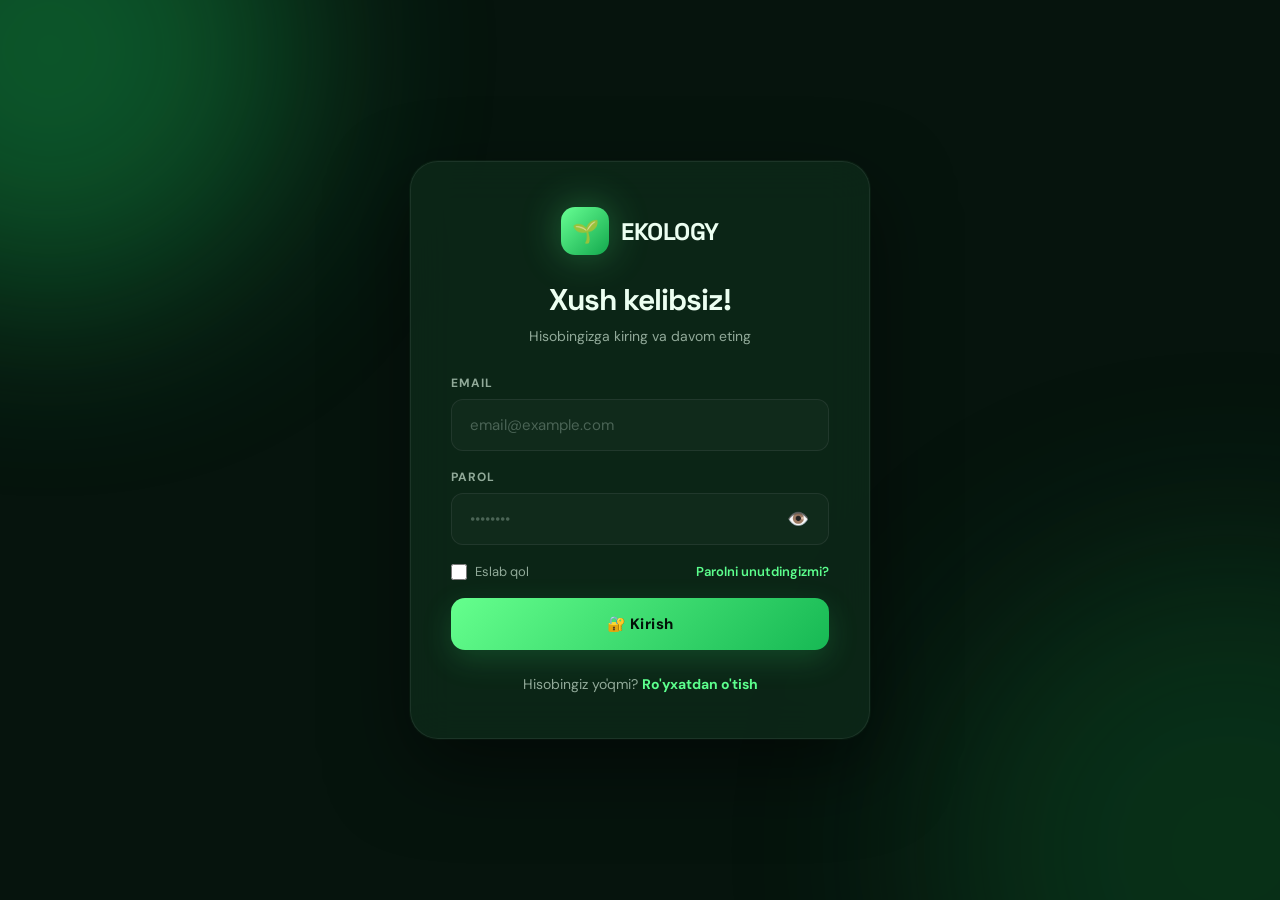
<file: login.html>
<!DOCTYPE html>
<html lang="uz">
<head>
<meta charset="UTF-8">
<meta name="viewport" content="width=device-width, initial-scale=1.0">
<title>Kirish — EKOLOGY</title>
<link rel="stylesheet" href="auth.css">
</head>
<body>

<div class="bg-orb orb1"></div>
<div class="bg-orb orb2"></div>

<div class="auth-container">
  <div class="auth-card">

    <a href="index.html" class="auth-logo">
      <div class="auth-logo-icon">🌱</div>
      <div class="auth-logo-text">EKOLOGY</div>
    </a>

    <h1 class="auth-title">Xush kelibsiz!</h1>
    <p class="auth-subtitle">Hisobingizga kiring va davom eting</p>

    <div class="auth-error" id="loginError"></div>

    <form class="auth-form" id="loginForm">

      <div class="form-group">
        <label>Email</label>
        <input type="email" id="loginEmail" placeholder="email@example.com" autocomplete="email">
      </div>

      <div class="form-group">
        <label>Parol</label>
        <div class="password-wrap">
          <input type="password" id="loginPassword" placeholder="••••••••" autocomplete="current-password">
          <button type="button" class="password-toggle" id="loginPasswordToggle">👁️</button>
        </div>
      </div>

      <div class="remember-row">
        <label class="checkbox-wrap">
          <input type="checkbox" id="rememberMe">
          Eslab qol
        </label>
        <a href="#" class="forgot-link" onclick="alert('Parolni tiklash demo rejimida ishlamaydi');return false;">
          Parolni unutdingizmi?
        </a>
      </div>

      <button type="submit" class="auth-btn" id="loginBtn">
        <div class="spinner"></div>
        <span class="btn-text">🔐 Kirish</span>
      </button>

    </form>

    <div class="auth-footer">
      Hisobingiz yo'qmi?
      <a href="register.html">Ro'yxatdan o'tish</a>
    </div>

  </div>
</div>

<script src="auth.js"></script>
</body>
</html>
</file>
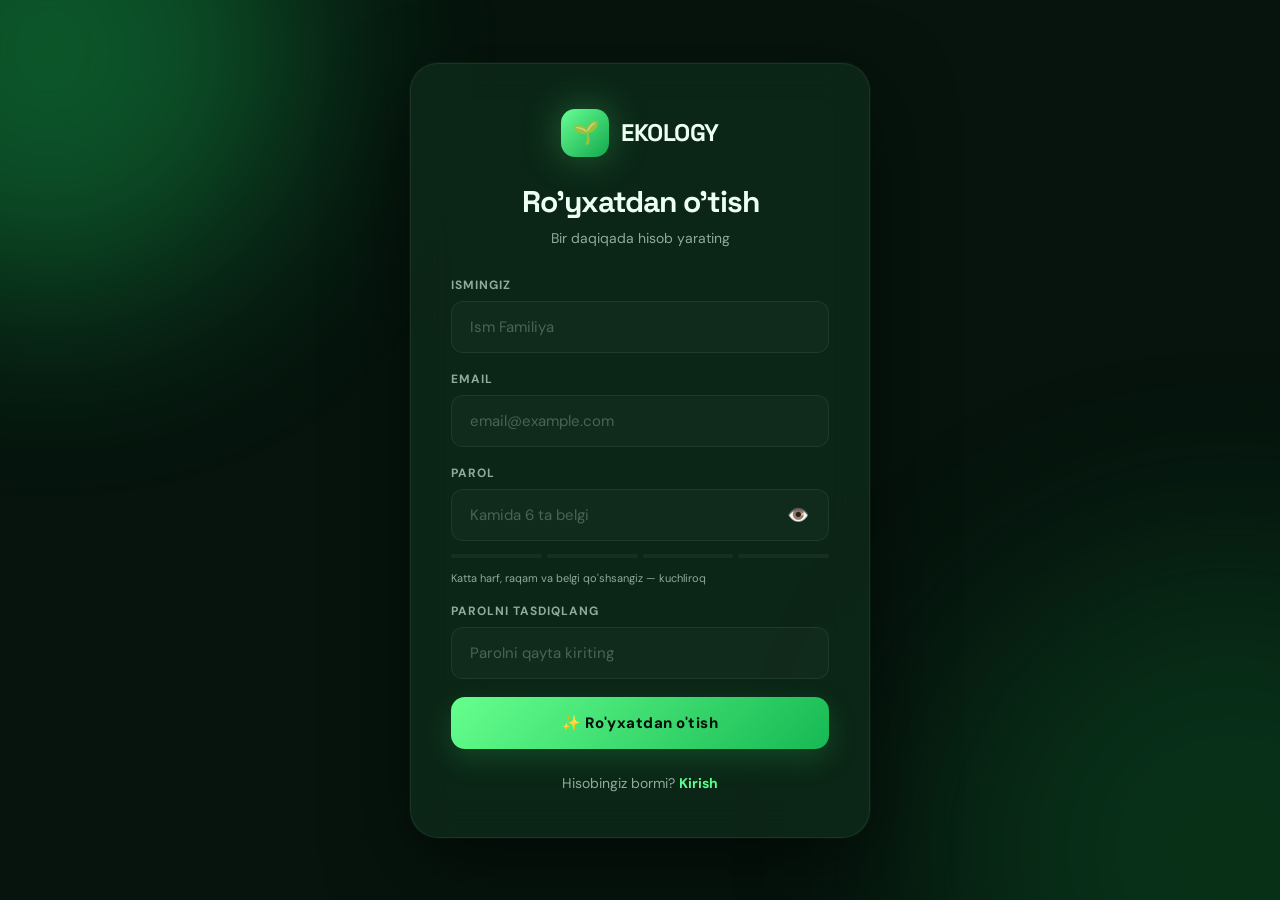
<file: register.html>
<!DOCTYPE html>
<html lang="uz">
<head>
<meta charset="UTF-8">
<meta name="viewport" content="width=device-width, initial-scale=1.0">
<title>Ro'yxatdan o'tish — EKOLOGY</title>
<link rel="stylesheet" href="auth.css">
</head>
<body>

<div class="bg-orb orb1"></div>
<div class="bg-orb orb2"></div>

<div class="auth-container">
  <div class="auth-card">

    <a href="index.html" class="auth-logo">
      <div class="auth-logo-icon">🌱</div>
      <div class="auth-logo-text">EKOLOGY</div>
    </a>

    <h1 class="auth-title">Ro'yxatdan o'tish</h1>
    <p class="auth-subtitle">Bir daqiqada hisob yarating</p>

    <div class="auth-error" id="registerError"></div>

    <form class="auth-form" id="registerForm">

      <div class="form-group">
        <label>Ismingiz</label>
        <input type="text" id="regName" placeholder="Ism Familiya" autocomplete="name">
      </div>

      <div class="form-group">
        <label>Email</label>
        <input type="email" id="regEmail" placeholder="email@example.com" autocomplete="email">
      </div>

      <div class="form-group">
        <label>Parol</label>
        <div class="password-wrap">
          <input type="password" id="regPassword" placeholder="Kamida 6 ta belgi" autocomplete="new-password">
          <button type="button" class="password-toggle" id="regPasswordToggle">👁️</button>
        </div>
        <div class="password-strength">
          <div class="password-strength-bar"></div>
          <div class="password-strength-bar"></div>
          <div class="password-strength-bar"></div>
          <div class="password-strength-bar"></div>
        </div>
        <div class="password-hint">Katta harf, raqam va belgi qo'shsangiz — kuchliroq</div>
      </div>

      <div class="form-group">
        <label>Parolni tasdiqlang</label>
        <input type="password" id="regConfirm" placeholder="Parolni qayta kiriting" autocomplete="new-password">
      </div>

      <button type="submit" class="auth-btn" id="registerBtn">
        <div class="spinner"></div>
        <span class="btn-text">✨ Ro'yxatdan o'tish</span>
      </button>

    </form>

    <div class="auth-footer">
      Hisobingiz bormi?
      <a href="login.html">Kirish</a>
    </div>

  </div>
</div>

<script src="auth.js"></script>
</body>
</html>
</file>
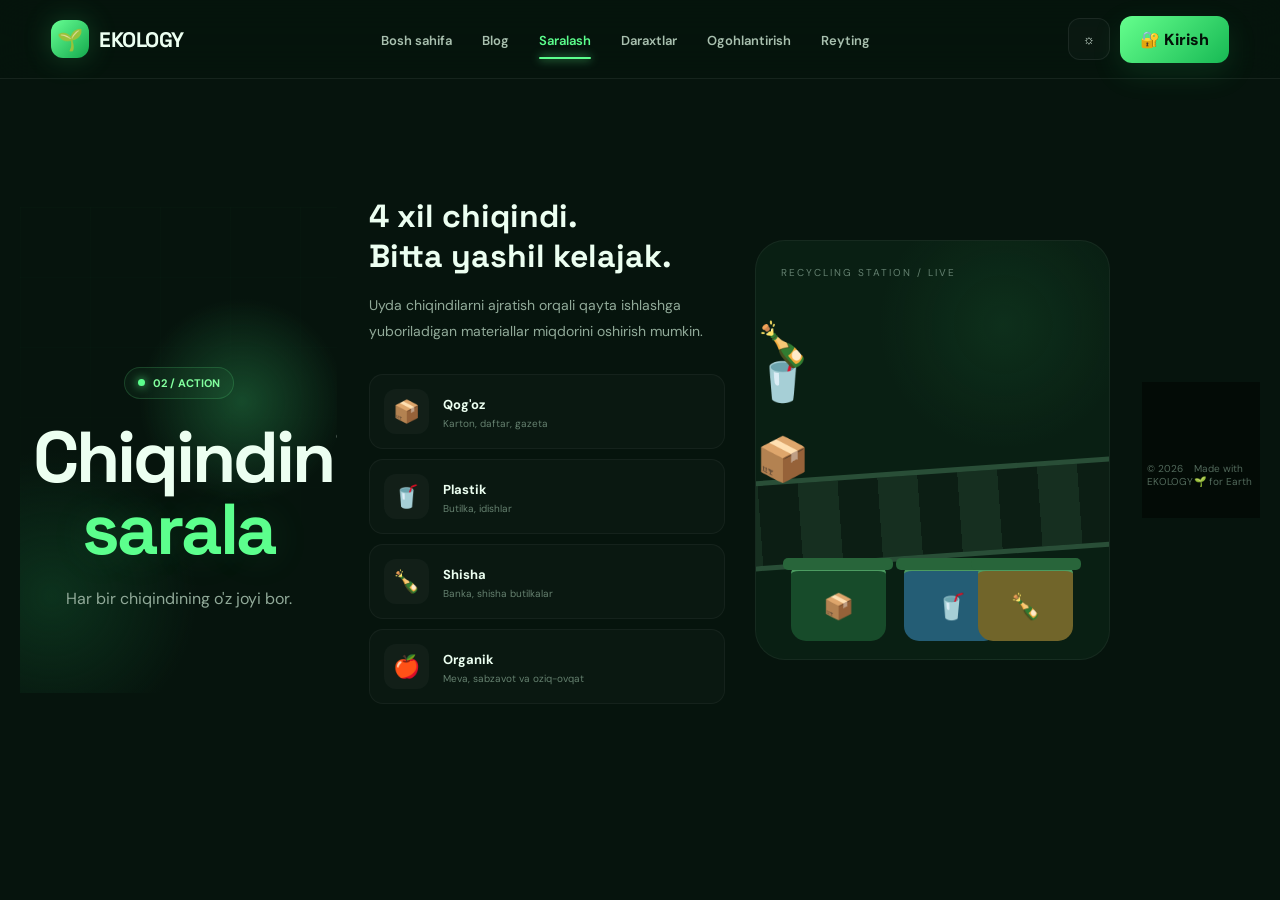
<file: sorting.html>
<!DOCTYPE html>
<html lang="uz">
<head>
<meta charset="UTF-8">
<meta name="viewport" content="width=device-width, initial-scale=1.0">
<title>Saralash — EKOLOGY</title>
<link rel="stylesheet" href="style.css">
<link rel="stylesheet" href="auth.css">
<style>
.factory{
  height:420px;
  border-radius:30px;
  position:relative;
  overflow:hidden;
  background:radial-gradient(circle at 70% 20%,#2b9a5022,transparent 30%),#091f13;
  border:1px solid #ffffff0d;
}
.factory-title{
  position:absolute; top:25px; left:25px;
  font-size:10px; letter-spacing:2px; color:#648070;
}
.conveyor{
  position:absolute;
  left:-10%; right:-10%; bottom:100px;
  height:90px;
  background:repeating-linear-gradient(90deg,#162f20 0 40px,#0c1e14 40px 80px);
  border-top:5px solid #294e37;
  border-bottom:5px solid #294e37;
  transform:rotate(-4deg);
}
.trash{
  position:absolute; font-size:43px; z-index:3;
  animation:trashMove 5s linear infinite;
}
.trash1{ top:110px; animation-delay:0s; }
.trash2{ top:190px; animation-delay:1.3s; }
.trash3{ top:75px; animation-delay:2.4s; }
@keyframes trashMove{
  from{ left:-80px; transform:rotate(0); }
  to{ left:105%; transform:rotate(360deg); }
}
.bin{
  position:absolute; bottom:18px;
  width:95px; height:75px;
  border-radius:8px 8px 15px 15px;
  background:#174b2a;
  display:grid; place-items:center;
  font-size:25px;
  border-top:5px solid #4c9c61;
}
.bin:before{
  content:"";
  position:absolute; top:-13px;
  width:110px; height:12px;
  border-radius:5px;
  background:#28653a;
}
.bin1{ left:10%; }
.bin2{ left:42%; background:#245d75; }
.bin3{ right:10%; background:#71652a; }
.sort-list{ margin-top:30px; display:grid; gap:10px; }
.sort-item{
  display:flex; align-items:center; gap:14px;
  padding:14px;
  background:#ffffff05;
  border:1px solid #ffffff0b;
  border-radius:14px;
}
.sort-icon{
  width:45px; height:45px;
  display:grid; place-items:center;
  background:#ffffff08; border-radius:12px;
  font-size:22px;
}
.sort-item strong{ font-size:13px; }
.sort-item span{
  display:block; color:#65806f;
  font-size:10px; margin-top:3px;
}
</style>
</head>
<body>

<header>
  <div class="container nav">
    <a href="index.html" class="logo">
      <div class="logo-icon">🌱</div>
      EKOLOGY
    </a>
    <ul class="nav-links">
      <li><a href="index.html">Bosh sahifa</a></li>
      <li><a href="blog.html">Blog</a></li>
      <li><a href="sorting.html">Saralash</a></li>
      <li><a href="trees.html">Daraxtlar</a></li>
      <li><a href="alerts.html">Ogohlantirish</a></li>
      <li><a href="leaderboard.html">Reyting</a></li>
    </ul>
    <div class="nav-right">
      <button class="icon-btn" id="themeBtn">☼</button>
      <div id="userMenu" style="display:none;position:relative;">
        <button class="icon-btn" id="userBtn" style="display:flex;align-items:center;gap:8px;padding:0 14px;width:auto;">
          <span id="userAvatar" style="width:28px;height:28px;border-radius:50%;background:linear-gradient(135deg,#18b957,#5cff8d);display:grid;place-items:center;color:#031108;font-weight:800;font-size:13px;">U</span>
          <span id="userName" style="font-size:13px;font-weight:600;">Foydalanuvchi</span>
        </button>
        <div id="userDropdown" style="display:none;position:absolute;top:55px;right:0;background:#0d2819;border:1px solid #ffffff12;border-radius:14px;padding:10px;min-width:220px;box-shadow:0 20px 50px #0008;z-index:100;">
          <div style="padding:10px 15px;border-bottom:1px solid #ffffff0d;margin-bottom:5px;">
            <div style="font-size:13px;font-weight:700;" id="dropdownName">Foydalanuvchi</div>
            <div style="font-size:11px;color:#718a79;" id="dropdownEmail">email@example.com</div>
          </div>
          <a href="trees.html" class="dropdown-item">🌳 Daraxt ekish</a>
          <a href="leaderboard.html" class="dropdown-item">🏆 Reyting</a>
          <a href="blog.html" class="dropdown-item">📖 Blog</a>
          <div style="height:1px;background:#ffffff0d;margin:5px 0;"></div>
          <button id="logoutBtn" class="dropdown-logout">🚪 Chiqish</button>
        </div>
      </div>
      <a href="login.html" class="primary" id="loginLink" style="text-decoration:none;display:inline-block;">🔐 Kirish</a>
      <button class="menu-toggle" id="menuToggle">☰</button>
    </div>
  </div>
</header>

<section class="page-hero">
  <div class="grid-bg"></div>
  <div class="container page-hero-content">
    <div class="badge"><i></i>02 / ACTION</div>
    <h1>Chiqindini <span>sarala</span></h1>
    <p>Har bir chiqindining o'z joyi bor.</p>
  </div>
</section>

<section class="section">
  <div class="container">
    <div class="grid-2">
      <div class="reveal">
        <h3 style="font-family:'Space Grotesk';font-size:32px;margin-bottom:17px;">
          4 xil chiqindi.<br>Bitta yashil kelajak.
        </h3>
        <p style="color:var(--muted);line-height:1.8;font-size:14px;">
          Uyda chiqindilarni ajratish orqali qayta ishlashga yuboriladigan materiallar miqdorini oshirish mumkin.
        </p>
        <div class="sort-list">
          <div class="sort-item">
            <div class="sort-icon">📦</div>
            <div><strong>Qog'oz</strong><span>Karton, daftar, gazeta</span></div>
          </div>
          <div class="sort-item">
            <div class="sort-icon">🥤</div>
            <div><strong>Plastik</strong><span>Butilka, idishlar</span></div>
          </div>
          <div class="sort-item">
            <div class="sort-icon">🍾</div>
            <div><strong>Shisha</strong><span>Banka, shisha butilkalar</span></div>
          </div>
          <div class="sort-item">
            <div class="sort-icon">🍎</div>
            <div><strong>Organik</strong><span>Meva, sabzavot va oziq-ovqat</span></div>
          </div>
        </div>
      </div>
      <div class="factory reveal">
        <div class="factory-title">RECYCLING STATION / LIVE</div>
        <div class="trash trash1">🥤</div>
        <div class="trash trash2">📦</div>
        <div class="trash trash3">🍾</div>
        <div class="conveyor"></div>
        <div class="bin bin1">📦</div>
        <div class="bin bin2">🥤</div>
        <div class="bin bin3">🍾</div>
      </div>
    </div>
  </div>
</section>

<footer>
  <div class="container">
    <div class="footer-bottom" style="border:0;margin:0;padding:0;">
      <span>© 2026 EKOLOGY</span>
      <span>Made with 🌱 for Earth</span>
    </div>
  </div>
</footer>

<script src="auth.js"></script>
<script src="script.js"></script>
</body>
</html>
</file>
<file: style.css>
@import url('https://fonts.googleapis.com/css2?family=DM+Sans:wght@400;500;600;700&family=Space+Grotesk:wght@400;500;600;700&display=swap');

:root{
  --green:#5cff8d;
  --green2:#18b957;
  --dark:#06140d;
  --dark2:#0b2115;
  --text:#ecfff1;
  --muted:#91aa99;
  --line:#ffffff12;
  --card:#0d2819;
  --white:#fff;
}

*{ margin:0; padding:0; box-sizing:border-box; }
html{ scroll-behavior:smooth; }

body{
  font-family:"DM Sans",sans-serif;
  background:var(--dark);
  color:var(--text);
  overflow-x:hidden;
}

body.light{
  --dark:#f4f8f1;
  --dark2:#e7f4e8;
  --text:#10281a;
  --muted:#607569;
  --line:#123d2915;
  --card:#fff;
}

::selection{ background:var(--green); color:#031108; }
a{ color:inherit; text-decoration:none; }
button{ font-family:inherit; }

.container{ width:min(1200px,92%); margin:auto; }

/* ================= HEADER ================= */
header{
  position:fixed;
  top:0; left:0; right:0;
  z-index:1000;
  background:#06140dcc;
  backdrop-filter:blur(20px);
  border-bottom:1px solid var(--line);
}

.nav{
  height:78px;
  display:flex;
  align-items:center;
  justify-content:space-between;
}

.logo{
  display:flex;
  align-items:center;
  gap:10px;
  font-family:"Space Grotesk";
  font-size:21px;
  font-weight:700;
  letter-spacing:-.5px;
}

.logo-icon{
  width:38px; height:38px;
  display:grid;
  place-items:center;
  border-radius:12px;
  background:linear-gradient(135deg,#67ff93,#13a84d);
  color:#031108;
  box-shadow:0 0 30px #50ff8333;
}

.nav-links{
  display:flex;
  gap:30px;
  list-style:none;
}

.nav-links a{
  color:#a9c0af;
  font-size:13px;
  font-weight:600;
  transition:.3s;
  position:relative;
  padding:5px 0;
}

.nav-links a:hover,
.nav-links a.active{
  color:var(--green);
}

.nav-links a.active::after{
  content:'';
  position:absolute;
  bottom:-5px;
  left:0; right:0;
  height:2px;
  background:var(--green);
  border-radius:2px;
  box-shadow:0 0 10px var(--green);
}

.nav-right{
  display:flex;
  gap:10px;
  align-items:center;
}

.icon-btn{
  width:42px; height:42px;
  border-radius:12px;
  border:1px solid var(--line);
  background:#ffffff06;
  color:var(--text);
  cursor:pointer;
}

.primary{
  border:0;
  border-radius:12px;
  padding:13px 20px;
  background:linear-gradient(135deg,#65ff8d,#17b954);
  color:#031108;
  font-weight:800;
  cursor:pointer;
  box-shadow:0 10px 30px #35e66d20;
  transition:.3s;
}

.primary:hover{
  transform:translateY(-3px);
  box-shadow:0 15px 35px #35e66d35;
}

.secondary{
  padding:13px 20px;
  border-radius:12px;
  border:1px solid #ffffff17;
  background:#ffffff07;
  color:var(--text);
  font-weight:700;
  cursor:pointer;
}

.menu-toggle{
  display:none;
  background:none;
  border:none;
  color:var(--text);
  font-size:24px;
  cursor:pointer;
}

/* ================= DROPDOWN ================= */
.dropdown-item{
  display:block;
  padding:12px 15px;
  color:var(--text);
  text-decoration:none;
  font-size:13px;
  border-radius:10px;
  transition:.2s;
}
.dropdown-item:hover{
  background:#ffffff08;
  color:var(--green);
}
.dropdown-logout{
  display:block;
  width:100%;
  text-align:left;
  padding:12px 15px;
  background:none;
  border:none;
  color:#ff8888;
  font-size:13px;
  cursor:pointer;
  border-radius:10px;
  font-family:inherit;
  transition:.2s;
}
.dropdown-logout:hover{
  background:#ff444415;
}

/* ================= PAGE HERO ================= */
.page-hero{
  padding:160px 0 80px;
  position:relative;
  overflow:hidden;
  background:
    radial-gradient(circle at 70% 40%,#164a2b 0,transparent 28%),
    radial-gradient(circle at 10% 80%,#0c321d 0,transparent 30%),
    #06140d;
  text-align:center;
}

.page-hero .grid-bg{
  position:absolute;
  inset:0;
  opacity:.2;
  background-image:
    linear-gradient(#5cff8d10 1px,transparent 1px),
    linear-gradient(90deg,#5cff8d10 1px,transparent 1px);
  background-size:70px 70px;
  mask-image:linear-gradient(to bottom,#000,transparent);
}

.page-hero-content{ position:relative; z-index:5; }

.badge{
  display:inline-flex;
  align-items:center;
  gap:8px;
  padding:8px 13px;
  border:1px solid #65ff8d2b;
  border-radius:50px;
  background:#65ff8d0c;
  color:#82ff9e;
  font-size:11px;
  font-weight:700;
  margin-bottom:22px;
}

.badge i{
  width:7px; height:7px;
  border-radius:50%;
  background:var(--green);
  box-shadow:0 0 10px var(--green);
}

.page-hero h1{
  font-family:"Space Grotesk";
  font-size:clamp(42px,6vw,72px);
  line-height:1;
  letter-spacing:-3px;
  max-width:900px;
  margin:0 auto 20px;
}

.page-hero h1 span{
  color:var(--green);
  text-shadow:0 0 40px #55ff8822;
}

.page-hero p{
  color:var(--muted);
  font-size:16px;
  line-height:1.8;
  max-width:600px;
  margin:0 auto;
}

/* ================= SECTION ================= */
.section{ padding:100px 0; position:relative; }

.section-head{ margin-bottom:55px; }

.section-number{
  color:#5cff8d;
  font-size:11px;
  letter-spacing:3px;
  font-weight:800;
  margin-bottom:12px;
}

.section-title{
  font-family:"Space Grotesk";
  font-size:clamp(35px,5vw,58px);
  letter-spacing:-3px;
  line-height:1.1;
}

.section-desc{
  max-width:600px;
  color:var(--muted);
  line-height:1.7;
  font-size:14px;
  margin-top:20px;
}

/* ================= GRIDS ================= */
.grid-3{ display:grid; grid-template-columns:repeat(3,1fr); gap:20px; }
.grid-2{ display:grid; grid-template-columns:1fr 1fr; gap:30px; align-items:center; }
.grid-4{ display:grid; grid-template-columns:repeat(4,1fr); gap:15px; }

.card{
  background:var(--card);
  border:1px solid var(--line);
  border-radius:25px;
  overflow:hidden;
  transition:.4s;
  cursor:pointer;
}

.card:hover{
  transform:translateY(-8px);
  border-color:#5cff8d44;
  box-shadow:0 25px 70px #0005;
}

.card-image{
  height:200px;
  display:grid;
  place-items:center;
  font-size:70px;
  position:relative;
}

.card-body{ padding:24px; }

.card-tag{
  color:#63ff8c;
  font-size:10px;
  font-weight:800;
  letter-spacing:2px;
}

.card-body h3{
  font-family:"Space Grotesk";
  font-size:20px;
  margin:10px 0;
}

.card-body p{
  color:var(--muted);
  font-size:13px;
  line-height:1.6;
}

.read-more{
  display:inline-flex;
  align-items:center;
  gap:8px;
  color:#5cff8d;
  font-weight:700;
  font-size:13px;
  margin-top:15px;
  transition:.3s;
}
.card:hover .read-more{ gap:15px; }

/* ================= FOOTER ================= */
footer{ background:#030b06; padding:80px 0 30px; }

.footer-grid{
  display:grid;
  grid-template-columns:1.5fr 1fr 1fr 1fr;
  gap:50px;
}

.footer-title{
  font-size:13px;
  font-weight:800;
  color:#fff;
  margin-bottom:20px;
}

.footer-links a{
  display:block;
  color:#718978;
  font-size:12px;
  margin:10px 0;
  transition:.3s;
}

.footer-links a:hover{ color:var(--green); }

.footer-description{
  max-width:330px;
  color:#6c8575;
  font-size:13px;
  line-height:1.8;
  margin-top:18px;
}

.socials{ display:flex; gap:8px; margin-top:20px; }

.social{
  width:38px; height:38px;
  border:1px solid #ffffff12;
  border-radius:10px;
  display:grid;
  place-items:center;
  color:#8da594;
  transition:.3s;
}

.social:hover{ background:#5cff8d; color:#031108; }

.footer-bottom{
  display:flex;
  justify-content:space-between;
  border-top:1px solid #ffffff0d;
  margin-top:60px;
  padding-top:25px;
  color:#52695b;
  font-size:10px;
}

/* ================= REVEAL ================= */
.reveal{
  opacity:0;
  transform:translateY(35px);
  transition:opacity .8s ease,transform .8s ease;
}

.reveal.show{ opacity:1; transform:none; }

/* ================= RESPONSIVE ================= */
@media(max-width:900px){
  .nav-links{
    display:none;
    position:absolute;
    top:78px;
    left:0; right:0;
    flex-direction:column;
    background:#06140dfa;
    padding:20px;
    gap:15px;
    border-bottom:1px solid var(--line);
  }
  .nav-links.open{ display:flex; }
  .menu-toggle{ display:block; }
  .grid-3, .grid-2, .grid-4{ grid-template-columns:1fr; }
  .footer-grid{ grid-template-columns:1fr 1fr; }
}

@media(max-width:600px){
  .footer-grid{ grid-template-columns:1fr; }
  .footer-bottom{ display:block; }
  .footer-bottom span{ display:block; margin:8px 0; }
}
</file>
<file: auth.css>
@import url('https://fonts.googleapis.com/css2?family=DM+Sans:wght@400;500;600;700&family=Space+Grotesk:wght@400;500;600;700&display=swap');

:root{
  --green:#5cff8d;
  --green2:#18b957;
  --dark:#06140d;
  --text:#ecfff1;
  --muted:#91aa99;
  --line:#ffffff12;
  --card:#0d2819;
}

*{ margin:0; padding:0; box-sizing:border-box; }

body{
  font-family:"DM Sans",sans-serif;
  background:var(--dark);
  color:var(--text);
  min-height:100vh;
  overflow-x:hidden;
  display:flex;
  align-items:center;
  justify-content:center;
  padding:20px;
  position:relative;
}

.bg-orb{
  position:fixed;
  border-radius:50%;
  filter:blur(100px);
  opacity:0.4;
  z-index:0;
  pointer-events:none;
}
.orb1{
  width:500px; height:500px;
  background:#18b957;
  top:-200px; left:-200px;
  animation:float 20s ease-in-out infinite;
}
.orb2{
  width:600px; height:600px;
  background:#0d5a2a;
  bottom:-250px; right:-250px;
  animation:float 25s ease-in-out infinite reverse;
}
@keyframes float{
  0%,100%{ transform:translate(0,0) scale(1); }
  50%{ transform:translate(80px,-50px) scale(1.1); }
}

.auth-container{
  position:relative;
  z-index:10;
  width:100%;
  max-width:460px;
}

.auth-card{
  background:rgba(13,40,25,0.85);
  backdrop-filter:blur(20px);
  -webkit-backdrop-filter:blur(20px);
  border:1px solid var(--line);
  border-radius:28px;
  padding:45px 40px;
  box-shadow:
    0 30px 80px rgba(0,0,0,0.5),
    0 0 0 1px rgba(92,255,141,0.05);
  animation:cardIn 0.6s cubic-bezier(.34,1.56,.64,1);
}
@keyframes cardIn{
  from{ transform:translateY(40px); opacity:0; }
  to{ transform:translateY(0); opacity:1; }
}

.auth-logo{
  display:flex;
  align-items:center;
  gap:12px;
  justify-content:center;
  margin-bottom:25px;
  text-decoration:none;
  color:var(--text);
}
.auth-logo-icon{
  width:48px;
  height:48px;
  display:grid;
  place-items:center;
  border-radius:14px;
  background:linear-gradient(135deg,#67ff93,#13a84d);
  color:#031108;
  font-size:22px;
  box-shadow:0 0 40px #50ff8355;
}
.auth-logo-text{
  font-family:"Space Grotesk";
  font-size:24px;
  font-weight:700;
  letter-spacing:-0.5px;
}

.auth-title{
  font-family:"Space Grotesk";
  font-size:30px;
  font-weight:700;
  text-align:center;
  margin-bottom:8px;
  letter-spacing:-1px;
}
.auth-subtitle{
  text-align:center;
  color:var(--muted);
  font-size:14px;
  margin-bottom:30px;
}

.auth-form{ display:grid; gap:18px; }

.form-group{
  display:flex;
  flex-direction:column;
  gap:8px;
}
.form-group label{
  font-size:12px;
  font-weight:700;
  color:var(--muted);
  letter-spacing:1px;
  text-transform:uppercase;
}
.form-group input{
  padding:15px 18px;
  background:#ffffff06;
  border:1px solid var(--line);
  border-radius:12px;
  color:var(--text);
  font-family:inherit;
  font-size:15px;
  transition:.3s;
  outline:none;
  width:100%;
}
.form-group input:focus{
  border-color:var(--green);
  background:#5cff8d0a;
  box-shadow:0 0 0 4px #5cff8d1a;
}
.form-group input::placeholder{ color:#4a6455; }
.form-group input.error{
  border-color:#ff4444;
  box-shadow:0 0 0 4px #ff44441a;
}

.password-wrap{ position:relative; }
.password-toggle{
  position:absolute;
  right:15px;
  top:50%;
  transform:translateY(-50%);
  background:none;
  border:none;
  color:var(--muted);
  cursor:pointer;
  font-size:18px;
  padding:5px;
}

.password-strength{
  display:flex;
  gap:5px;
  margin-top:5px;
}
.password-strength-bar{
  flex:1;
  height:4px;
  background:#ffffff0d;
  border-radius:4px;
  transition:.3s;
}
.password-strength-bar.active-weak{ background:#ff4444; }
.password-strength-bar.active-medium{ background:#ffaa00; }
.password-strength-bar.active-strong{ background:var(--green); }

.password-hint{
  font-size:11px;
  color:var(--muted);
  margin-top:5px;
}

.auth-error{
  padding:12px 16px;
  background:#ff444415;
  border:1px solid #ff444440;
  border-radius:10px;
  color:#ff8888;
  font-size:13px;
  display:none;
  align-items:center;
  gap:8px;
}
.auth-error.show{
  display:flex;
  animation:shake 0.4s;
}
@keyframes shake{
  0%,100%{ transform:translateX(0); }
  25%{ transform:translateX(-8px); }
  75%{ transform:translateX(8px); }
}

.auth-btn{
  padding:16px 24px;
  border:none;
  border-radius:14px;
  background:linear-gradient(135deg,#65ff8d,#17b954);
  color:#031108;
  font-family:inherit;
  font-weight:800;
  font-size:15px;
  cursor:pointer;
  transition:.3s;
  box-shadow:0 10px 30px #35e66d30;
  display:flex;
  align-items:center;
  justify-content:center;
  gap:10px;
  letter-spacing:0.5px;
  text-decoration:none;
}
.auth-btn:hover{
  transform:translateY(-2px);
  box-shadow:0 15px 40px #35e66d50;
}
.auth-btn:active{ transform:translateY(0); }
.auth-btn:disabled{ opacity:0.6; cursor:not-allowed; transform:none; }

.spinner{
  width:18px;
  height:18px;
  border:2px solid #03110840;
  border-top-color:#031108;
  border-radius:50%;
  animation:spin 0.7s linear infinite;
  display:none;
}
.auth-btn.loading .spinner{ display:block; }
.auth-btn.loading .btn-text{ display:none; }
@keyframes spin{ to{ transform:rotate(360deg); } }

.auth-footer{
  text-align:center;
  margin-top:25px;
  font-size:14px;
  color:var(--muted);
}
.auth-footer a{
  color:var(--green);
  font-weight:700;
  text-decoration:none;
  transition:.3s;
}
.auth-footer a:hover{ text-decoration:underline; }

.welcome-box{
  text-align:center;
  padding:20px 0;
  display:none;
}
.welcome-box.show{
  display:block;
  animation:cardIn 0.5s;
}
.welcome-icon{
  font-size:70px;
  margin-bottom:15px;
  animation:floatIcon 2s ease-in-out infinite;
}
@keyframes floatIcon{
  50%{ transform:translateY(-10px); }
}
.welcome-box h2{
  font-family:"Space Grotesk";
  font-size:26px;
  margin-bottom:10px;
}
.welcome-box p{
  color:var(--muted);
  font-size:14px;
  margin-bottom:25px;
}
.welcome-actions{ display:grid; gap:10px; }

.remember-row{
  display:flex;
  justify-content:space-between;
  align-items:center;
  font-size:13px;
}
.checkbox-wrap{
  display:flex;
  align-items:center;
  gap:8px;
  cursor:pointer;
  color:var(--muted);
}
.checkbox-wrap input{
  width:16px;
  height:16px;
  accent-color:var(--green);
  cursor:pointer;
}
.forgot-link{
  color:var(--green);
  text-decoration:none;
  font-size:13px;
  font-weight:600;
}
.forgot-link:hover{ text-decoration:underline; }

@media(max-width:600px){
  .auth-card{ padding:35px 25px; }
  .auth-title{ font-size:24px; }
  .auth-logo-text{ font-size:20px; }
}
</file>
